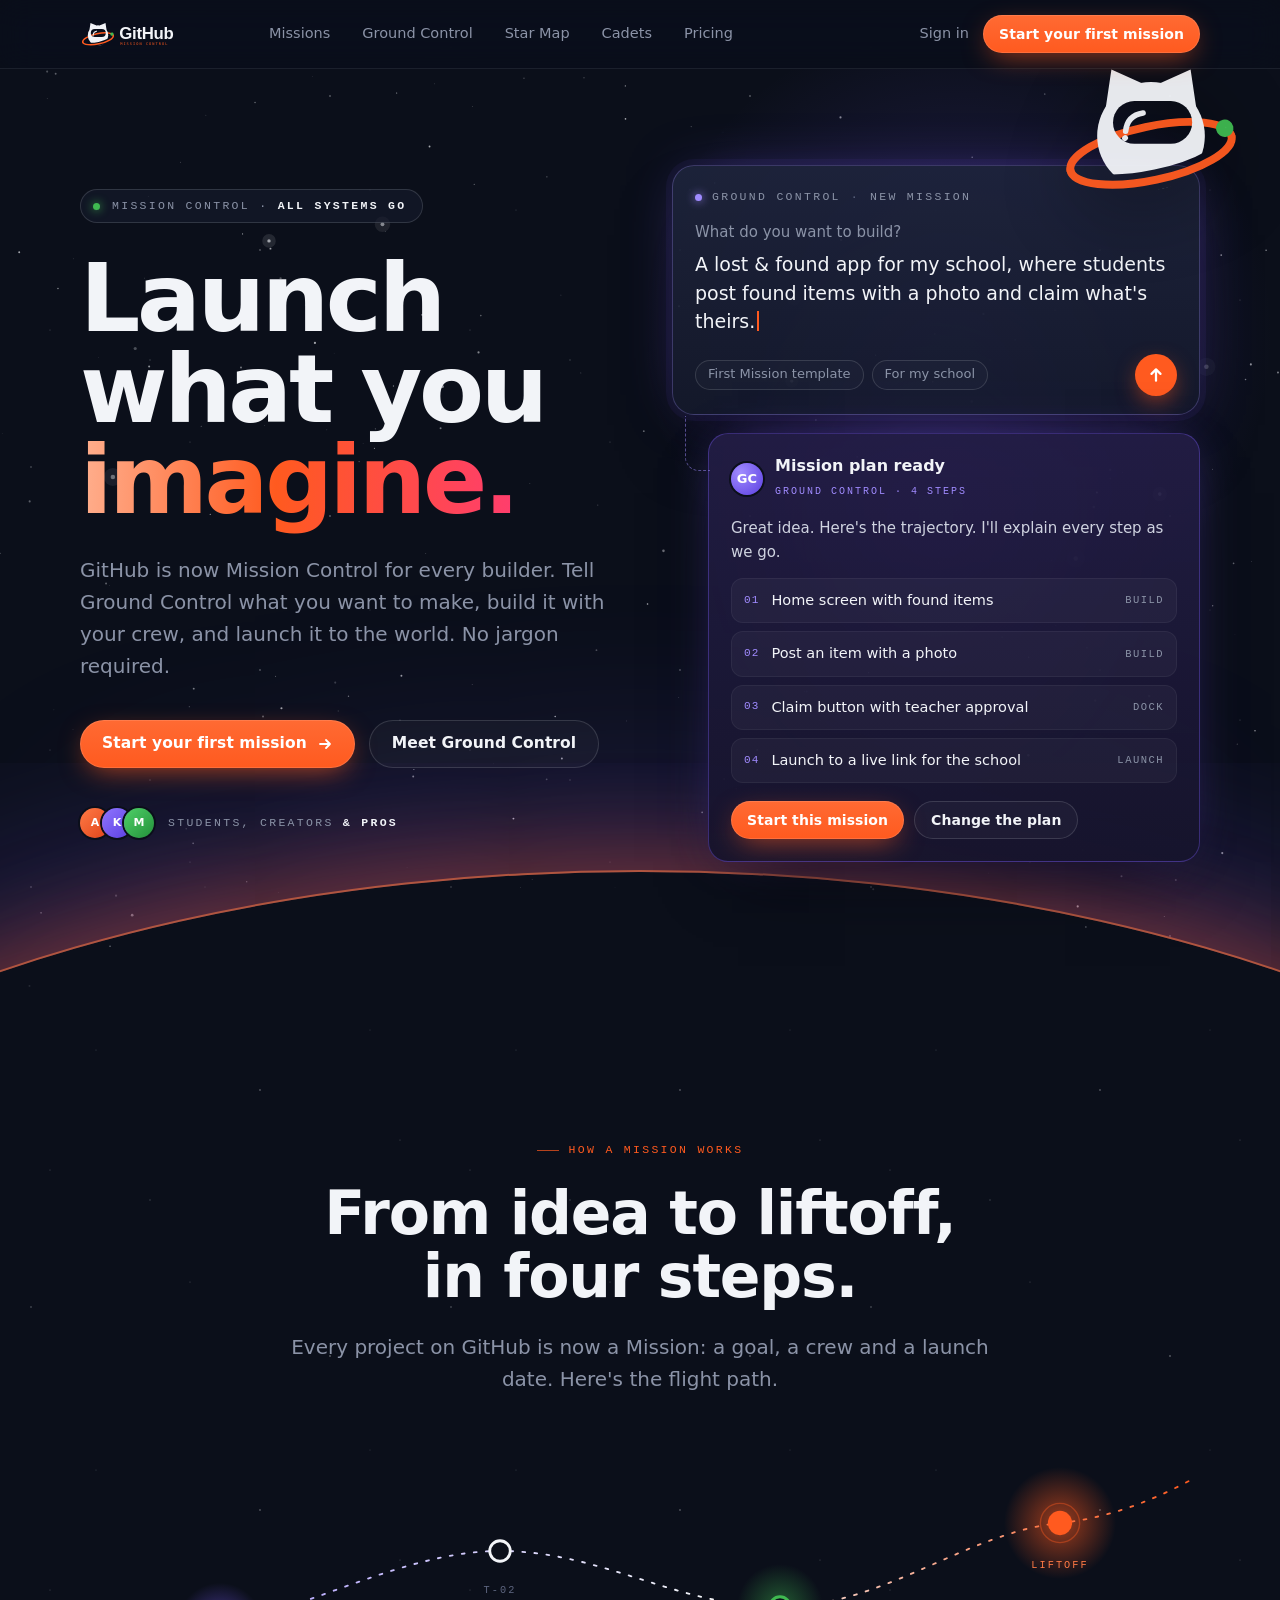
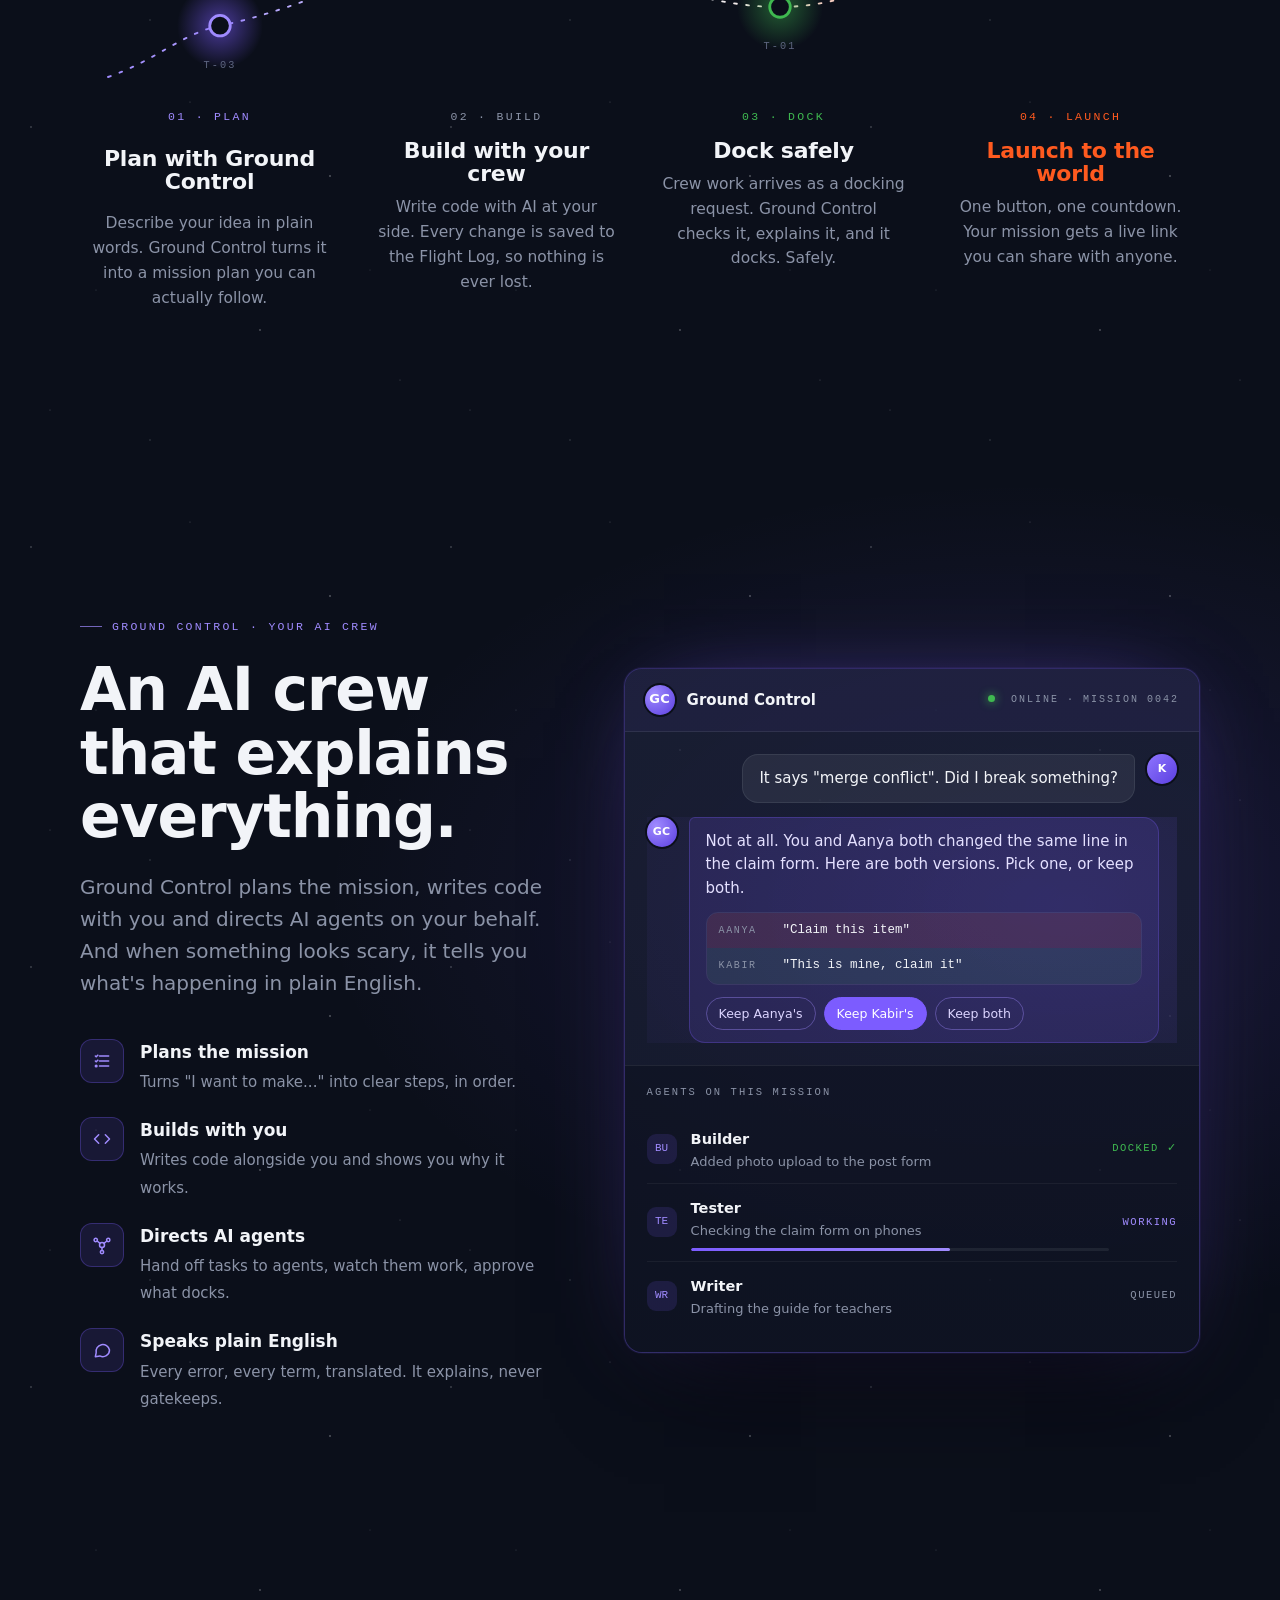
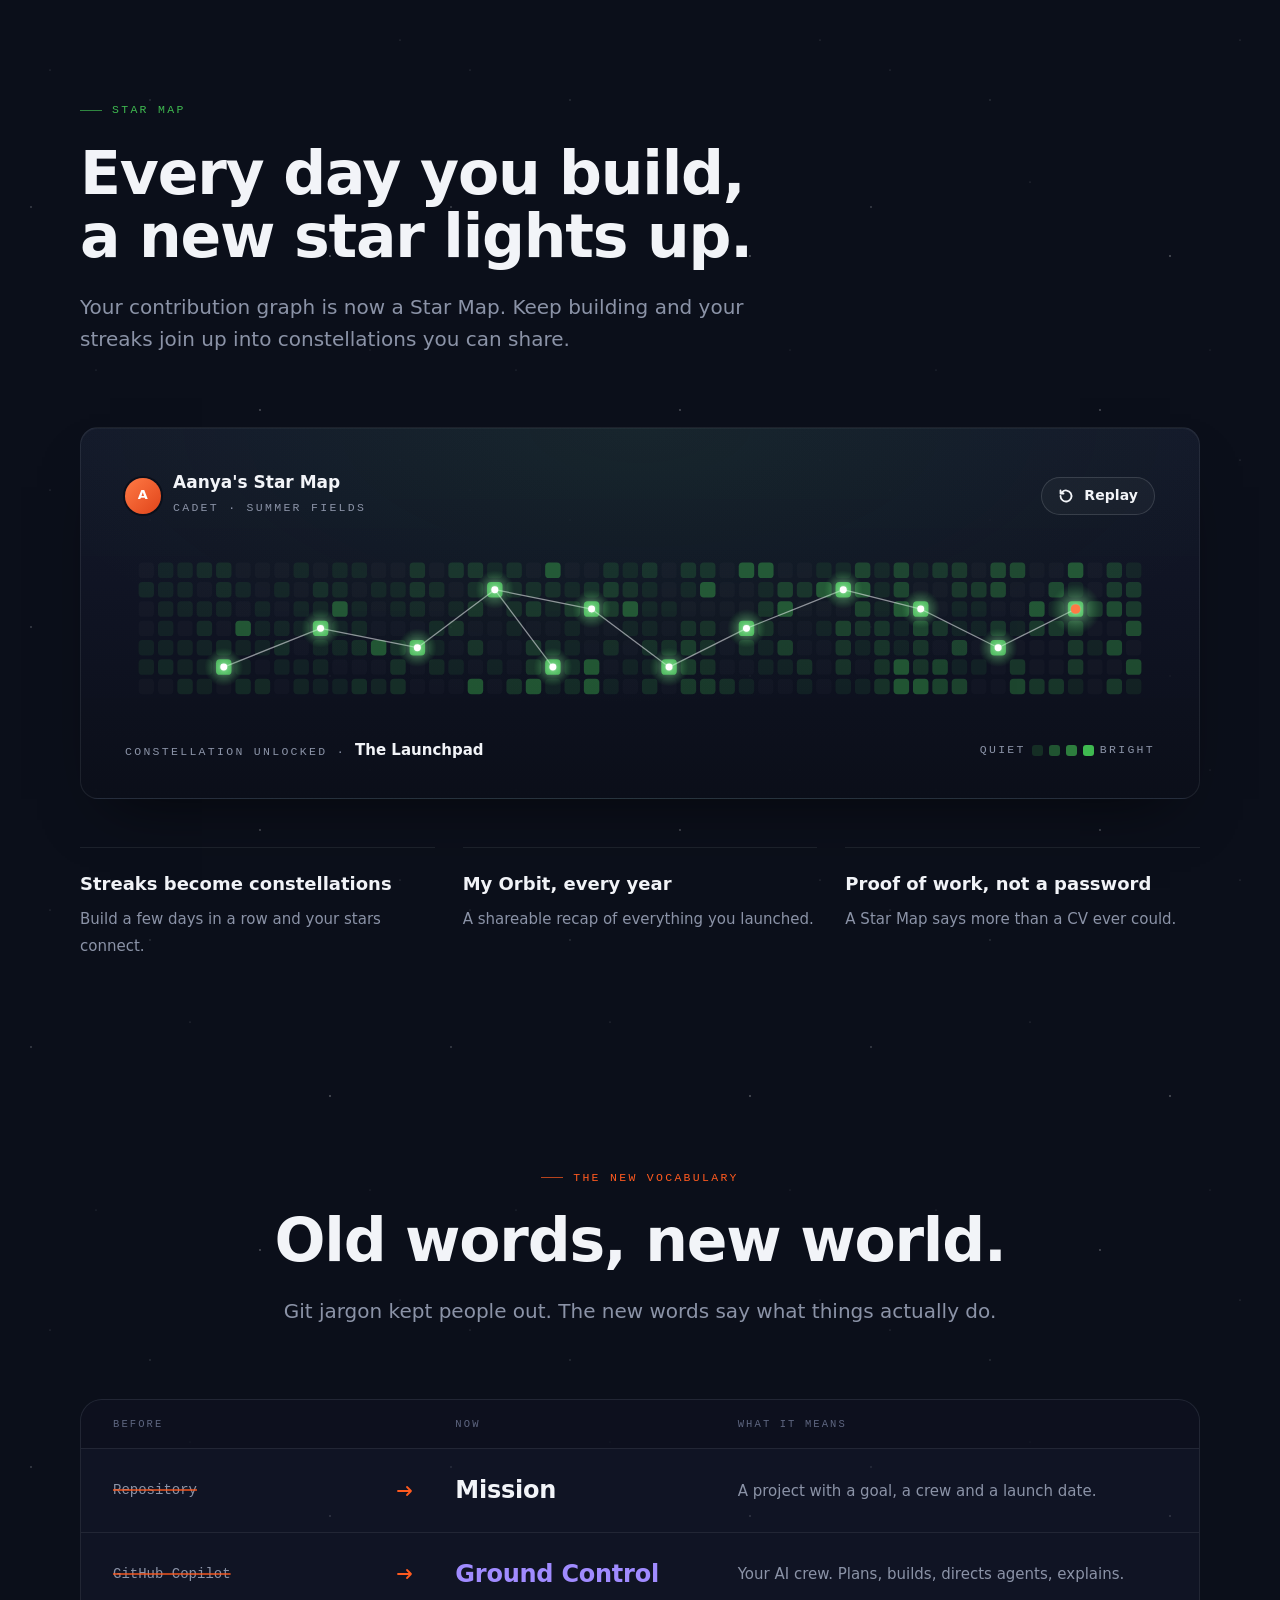
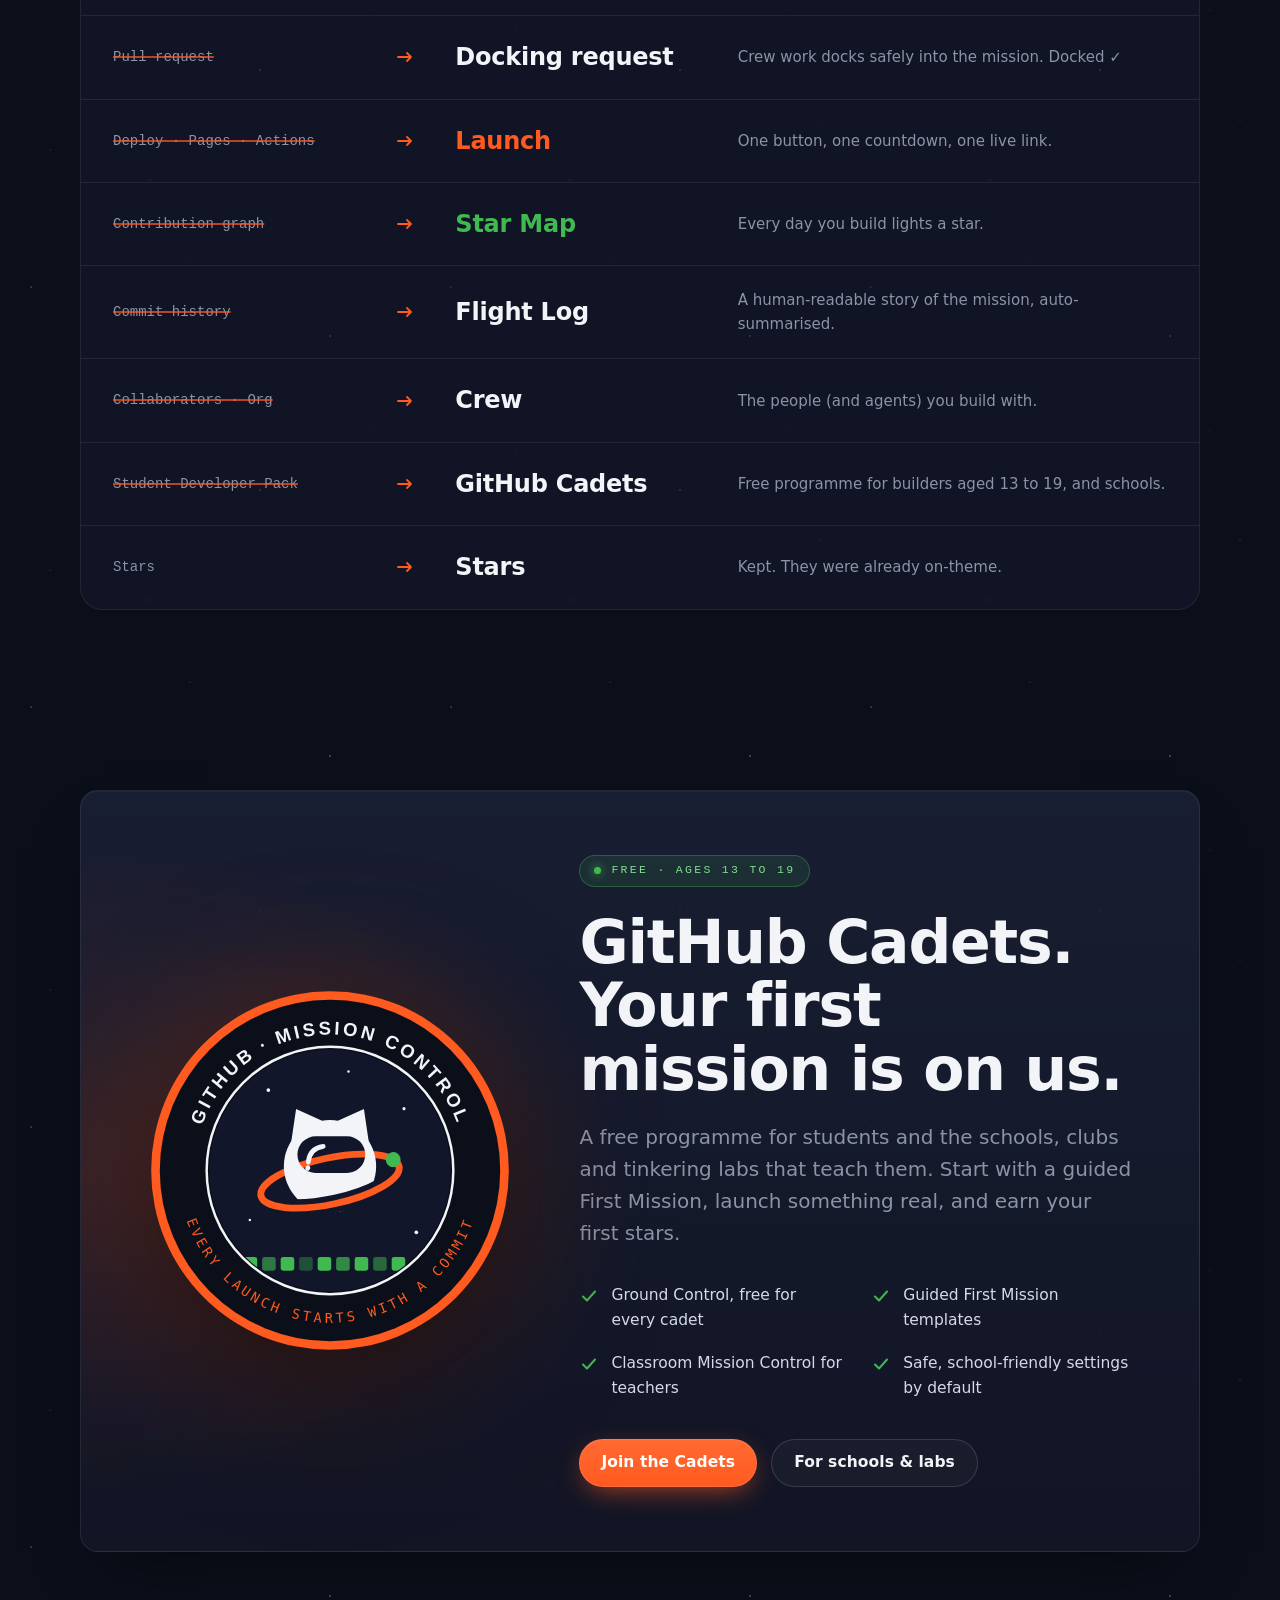
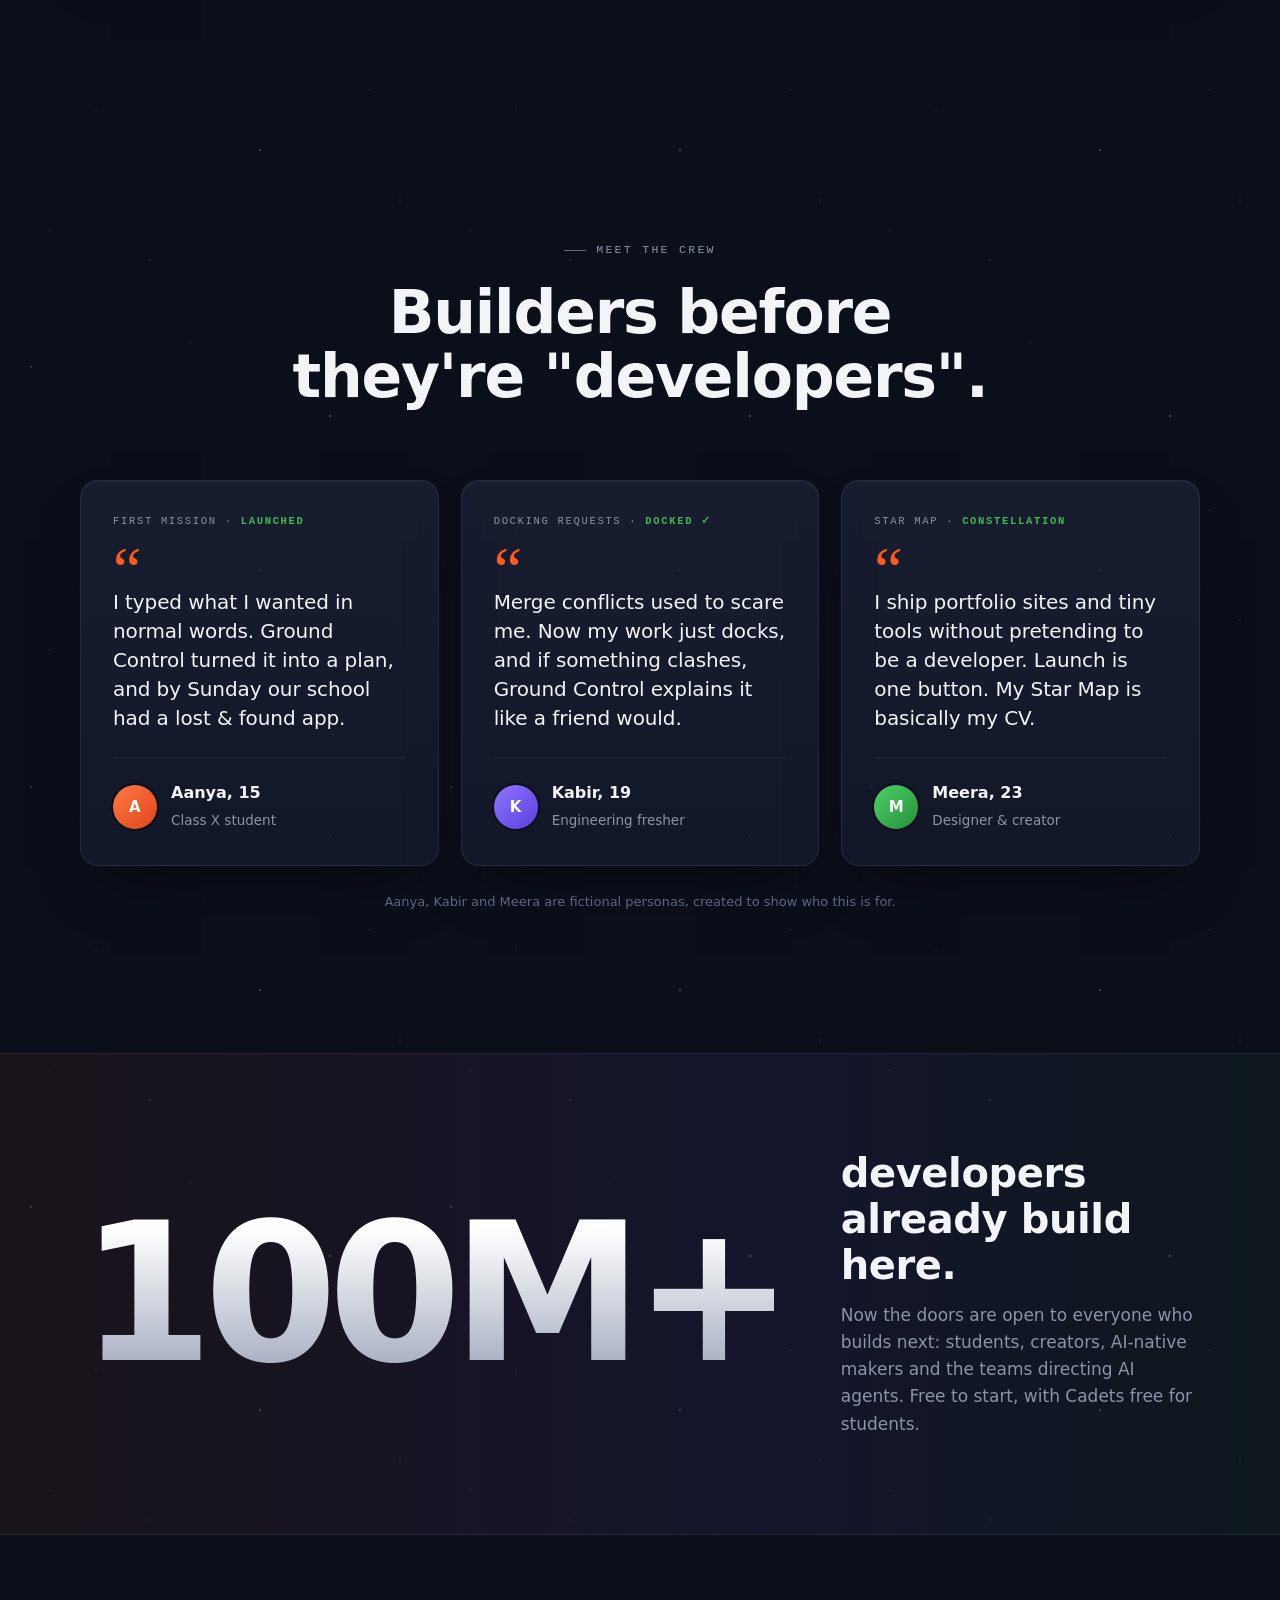
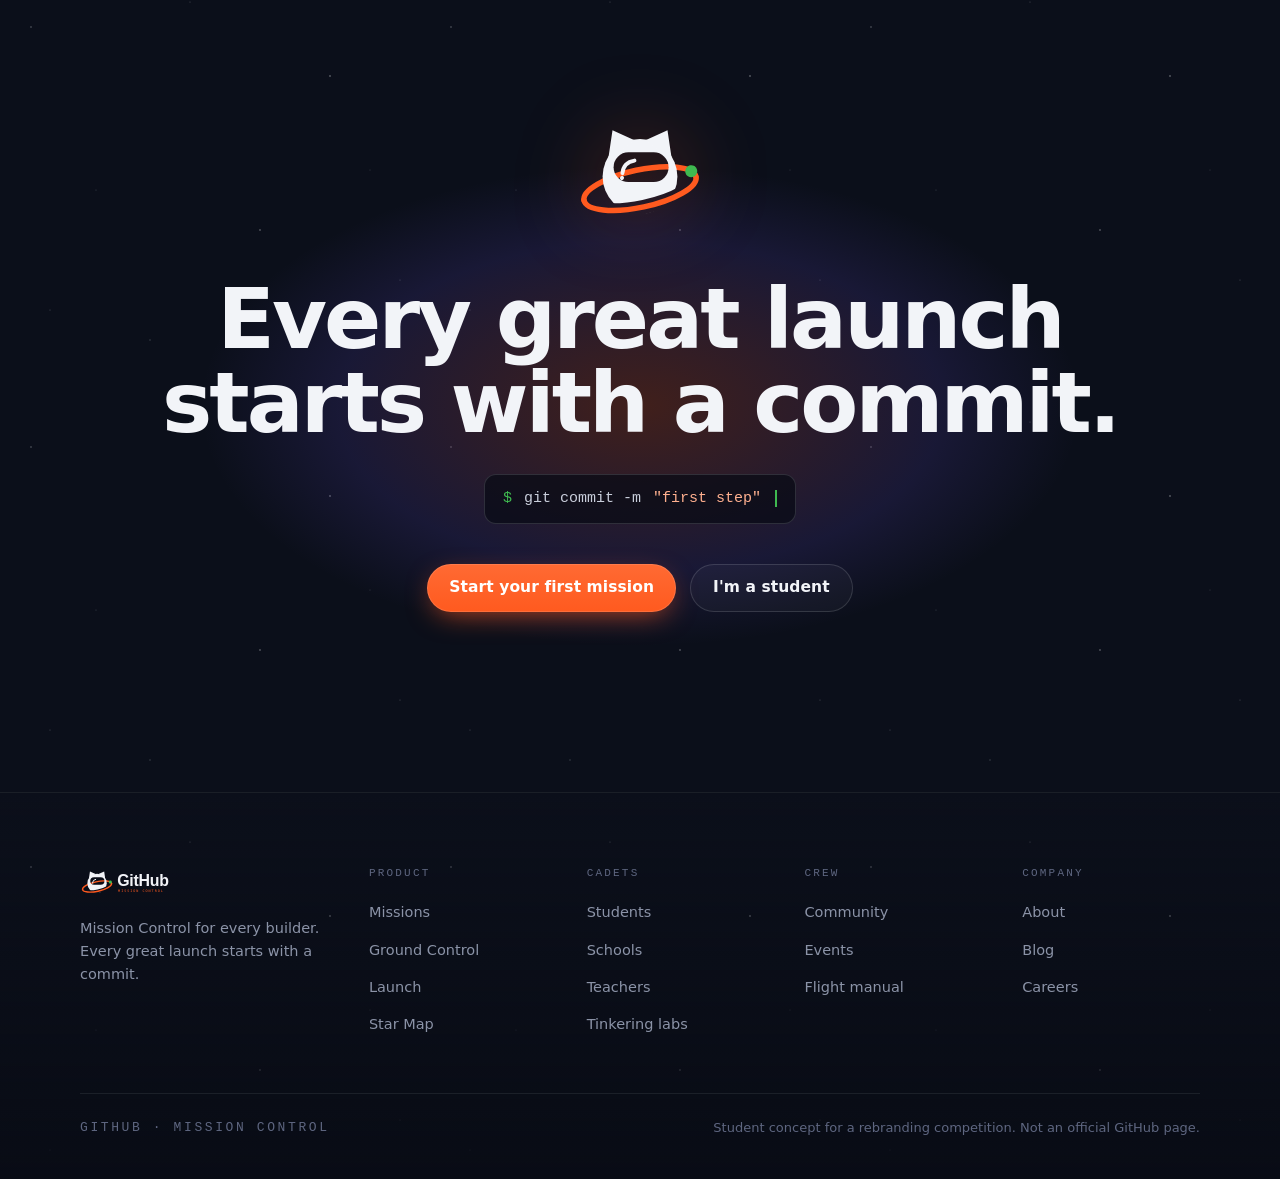
<file: Cyfernode/index.html>
<!doctype html>
<html lang="en">
<head>
<meta charset="utf-8">
<meta name="viewport" content="width=device-width,initial-scale=1">
<title>GitHub Mission Control</title>
<meta name="description" content="GitHub is now Mission Control for every builder. Launch what you imagine.">
<link rel="icon" href="assets/app-icon.svg" type="image/svg+xml">
<link rel="stylesheet" href="index.css">

</head>
<body>

<nav class="nav" aria-label="Primary">
  <div class="wrap">
    <a class="brand" href="index.html" aria-label="GitHub Mission Control home"><img src="assets/lockup-transparent-light.svg" alt="GitHub Mission Control"></a>
    <ul>
      <li><a href="mission.html">Missions</a></li>
      <li><a href="#ground-control">Ground Control</a></li>
      <li><a href="#star-map">Star Map</a></li>
      <li><a href="#cadets">Cadets</a></li>
      <li><a href="#pricing">Pricing</a></li>
    </ul>
    <div class="right">
      <a class="signin" href="#">Sign in</a>
      <a class="btn btn-ign btn-sm" href="mission.html"><span class="long">Start your first mission</span><span class="short" aria-hidden="true">Start</span></a>
      <button class="menu" aria-label="Open menu"><svg viewBox="0 0 24 24" fill="none" stroke="currentColor" stroke-width="2" stroke-linecap="round"><path d="M4 8h16M4 16h16"/></svg></button>
    </div>
  </div>
</nav>

<main>
<!-- ================= HERO ================= -->
<header class="hero">
  <canvas id="stars" aria-hidden="true"></canvas>
  <div class="wrap hero-grid">
    <div>
      <div class="status-pill"><span class="dot"></span><span class="tele">Mission Control · <b>All systems go</b></span></div>
      <h1 class="display">Launch<br>what you<br><span class="grad">imagine.</span></h1>
      <p class="lede">GitHub is now Mission Control for every builder. Tell Ground Control what you want to make, build it with your crew, and launch it to the world. No jargon required.</p>
      <div class="ctas">
        <a class="btn btn-ign" href="mission.html">Start your first mission
          <svg viewBox="0 0 16 16" fill="none" stroke="currentColor" stroke-width="1.8" stroke-linecap="round" stroke-linejoin="round"><path d="M3 8h10M9 4l4 4-4 4"/></svg></a>
        <a class="btn btn-ghost" href="#ground-control">Meet Ground Control</a>
      </div>
      <div class="proof">
        <div class="stack"><span class="avatar av-a">A</span><span class="avatar av-k">K</span><span class="avatar av-m">M</span></div>
        <span class="tele">Students, creators <b>&amp; pros</b></span>
      </div>
    </div>

    <div class="console">
      <div class="halo"></div>
      <img class="watermark" src="assets/mark-transparent-light.svg" alt="">
      <div class="prompt">
        <div class="tele"><span class="dot c-neb"></span> Ground Control <span style="color:var(--dust-2)">·</span> New mission</div>
        <div class="q">What do you want to build?</div>
        <div class="typed" id="typed" data-text="A lost &amp; found app for my school, where students post found items with a photo and claim what's theirs.">A lost &amp; found app for my school, where students post found items with a photo and claim what's theirs.<span class="caret"></span></div>
        <div class="row">
          <span class="chip">First Mission template</span>
          <span class="chip">For my school</span>
          <span class="send" aria-hidden="true"><svg viewBox="0 0 16 16" fill="none" stroke="#fff" stroke-width="2" stroke-linecap="round" stroke-linejoin="round"><path d="M8 13V3M4 7l4-4 4 4"/></svg></span>
        </div>
      </div>
      <div class="answer" id="answer">
        <div class="head">
          <span class="avatar av-g">GC</span>
          <div><strong>Mission plan ready</strong><span class="tele c-neb">Ground Control · 4 steps</span></div>
        </div>
        <p>Great idea. Here's the trajectory. I'll explain every step as we go.</p>
        <ul class="plan">
          <li><span class="n">01</span> Home screen with found items <span class="t">Build</span></li>
          <li><span class="n">02</span> Post an item with a photo <span class="t">Build</span></li>
          <li><span class="n">03</span> Claim button with teacher approval <span class="t">Dock</span></li>
          <li><span class="n">04</span> Launch to a live link for the school <span class="t c-ign">Launch</span></li>
        </ul>
        <div class="acts">
          <a class="btn btn-ign btn-sm" href="mission.html">Start this mission</a>
          <a class="btn btn-ghost btn-sm" href="#">Change the plan</a>
        </div>
      </div>
    </div>
  </div>
</header>

<!-- ================= HOW A MISSION WORKS ================= -->
<section class="block" id="missions">
  <div class="wrap">
    <div class="sec-head center rv">
      <span class="tele eyebrow c-ign">How a mission works</span>
      <h2>From idea to liftoff,<br class="d"> in four steps.</h2>
      <p class="lede">Every project on GitHub is now a Mission: a goal, a crew and a launch date. Here's the flight path.</p>
    </div>
    <div class="traj rv">
      <svg class="path" viewBox="0 0 1200 250" aria-hidden="true">
        <defs>
          <linearGradient id="tg" x1="0" x2="1" y1="0" y2="0">
            <stop offset="0" stop-color="#A08BFF"/><stop offset=".55" stop-color="#F2F4F8"/><stop offset="1" stop-color="#FF5A1F"/>
          </linearGradient>
          <radialGradient id="glowN"><stop offset="0" stop-color="#7C5CFF" stop-opacity=".55"/><stop offset="1" stop-color="#7C5CFF" stop-opacity="0"/></radialGradient>
          <radialGradient id="glowI"><stop offset="0" stop-color="#FF5A1F" stop-opacity=".6"/><stop offset="1" stop-color="#FF5A1F" stop-opacity="0"/></radialGradient>
          <radialGradient id="glowG"><stop offset="0" stop-color="#3FB950" stop-opacity=".45"/><stop offset="1" stop-color="#3FB950" stop-opacity="0"/></radialGradient>
        </defs>
        <path id="flight" class="dash" d="M30 225 C80 208 110 178 150 170 C250 150 350 90 450 90 C560 90 640 150 750 150 C860 150 950 70 1050 60 C1110 54 1160 30 1190 14" fill="none" stroke="url(#tg)" stroke-width="2" stroke-linecap="round"/>
        <circle cx="150" cy="170" r="46" fill="url(#glowN)"/>
        <circle cx="150" cy="170" r="11" fill="#0B0F1A" stroke="#A08BFF" stroke-width="3"/>
        <circle cx="450" cy="90" r="11" fill="#0B0F1A" stroke="#F2F4F8" stroke-width="3"/>
        <circle cx="750" cy="150" r="46" fill="url(#glowG)"/>
        <circle cx="750" cy="150" r="11" fill="#0B0F1A" stroke="#3FB950" stroke-width="3"/>
        <circle cx="1050" cy="60" r="60" fill="url(#glowI)"/>
        <circle cx="1050" cy="60" r="13" fill="#FF5A1F"/>
        <circle cx="1050" cy="60" r="21" fill="none" stroke="#FF5A1F" stroke-opacity=".4" stroke-width="1.5"/>
        <g font-family="Menlo, monospace" font-size="11" letter-spacing="2.2" fill="#5E6680">
          <text x="150" y="215" text-anchor="middle">T-03</text>
          <text x="450" y="135" text-anchor="middle">T-02</text>
          <text x="750" y="195" text-anchor="middle">T-01</text>
          <text x="1050" y="108" text-anchor="middle" fill="#FF7A45">LIFTOFF</text>
        </g>
        <circle id="sat" r="4.5" fill="#3FB950" opacity="0"/>
      </svg>
      <div class="steps">
        <span class="steps-mobile-line" aria-hidden="true"></span>
        <div class="step plan"><span class="tele c-neb">01 · Plan</span><h3>Plan with Ground Control</h3><p>Describe your idea in plain words. Ground Control turns it into a mission plan you can actually follow.</p></div>
        <div class="step"><span class="tele">02 · Build</span><h3>Build with your crew</h3><p>Write code with AI at your side. Every change is saved to the Flight Log, so nothing is ever lost.</p></div>
        <div class="step dock"><span class="tele c-go">03 · Dock</span><h3>Dock safely</h3><p>Crew work arrives as a docking request. Ground Control checks it, explains it, and it docks. Safely.</p></div>
        <div class="step launch"><span class="tele c-ign">04 · Launch</span><h3>Launch to the world</h3><p>One button, one countdown. Your mission gets a live link you can share with anyone.</p></div>
      </div>
    </div>
  </div>
</section>

<!-- ================= GROUND CONTROL ================= -->
<section class="block gc" id="ground-control">
  <div class="wrap gc-grid">
    <div class="rv">
      <span class="tele eyebrow c-neb">Ground Control · Your AI crew</span>
      <h2>An AI crew that explains everything.</h2>
      <p class="lede">Ground Control plans the mission, writes code with you and directs AI agents on your behalf. And when something looks scary, it tells you what's happening in plain English.</p>
      <ul class="feat">
        <li><span class="ic"><svg viewBox="0 0 24 24" fill="none" stroke="currentColor" stroke-width="1.8" stroke-linecap="round" stroke-linejoin="round"><path d="M9 6h11M9 12h11M9 18h11"/><path d="M4 6l1 1 2-2M4 12l1 1 2-2"/><circle cx="5" cy="18" r="1"/></svg></span><div><strong>Plans the mission</strong><span>Turns "I want to make..." into clear steps, in order.</span></div></li>
        <li><span class="ic"><svg viewBox="0 0 24 24" fill="none" stroke="currentColor" stroke-width="1.8" stroke-linecap="round" stroke-linejoin="round"><path d="M8 7l-5 5 5 5M16 7l5 5-5 5"/></svg></span><div><strong>Builds with you</strong><span>Writes code alongside you and shows you why it works.</span></div></li>
        <li><span class="ic"><svg viewBox="0 0 24 24" fill="none" stroke="currentColor" stroke-width="1.8" stroke-linecap="round" stroke-linejoin="round"><circle cx="12" cy="12" r="3"/><circle cx="4.5" cy="6" r="2"/><circle cx="19.5" cy="6" r="2"/><circle cx="12" cy="20.5" r="2"/><path d="M6.2 7.2l3.4 2.9M17.8 7.2l-3.4 2.9M12 15v3.5"/></svg></span><div><strong>Directs AI agents</strong><span>Hand off tasks to agents, watch them work, approve what docks.</span></div></li>
        <li><span class="ic"><svg viewBox="0 0 24 24" fill="none" stroke="currentColor" stroke-width="1.8" stroke-linecap="round" stroke-linejoin="round"><path d="M21 12a8 8 0 0 1-11.6 7.1L4 20l1-4.6A8 8 0 1 1 21 12z"/></svg></span><div><strong>Speaks plain English</strong><span>Every error, every term, translated. It explains, never gatekeeps.</span></div></li>
      </ul>
    </div>

    <div class="card gc-ui rv" role="img" aria-label="Ground Control conversation explaining a merge conflict, with AI agents working on the mission">
      <div class="gc-bar"><span class="avatar av-g">GC</span><strong>Ground Control</strong><span class="tele"><span class="dot c-go"></span>&nbsp; Online<span class="hide-s"> · Mission 0042</span></span></div>
      <div class="gc-body">
        <div class="msg me"><span class="avatar av-k">K</span><div class="bubble">It says "merge conflict". Did I break something?</div></div>
        <div class="msg gc"><span class="avatar av-g">GC</span><div class="bubble">Not at all. You and Aanya both changed the same line in the claim form. Here are both versions. Pick one, or keep both.
          <div class="diff">
            <div class="a"><span class="who">Aanya</span><code>"Claim this item"</code></div>
            <div class="b"><span class="who">Kabir</span><code>"This is mine, claim it"</code></div>
          </div>
          <div class="opts"><span>Keep Aanya's</span><span class="on">Keep Kabir's</span><span>Keep both</span></div>
        </div></div>
      </div>
      <div class="agents">
        <span class="tele">Agents on this mission</span>
        <div class="agent"><span class="glyph">BU</span><div><b>Builder</b><small>Added photo upload to the post form</small></div><span class="st c-go">Docked ✓</span></div>
        <div class="agent"><span class="glyph">TE</span><div><b>Tester</b><small>Checking the claim form on phones</small><div class="bar"><i></i></div></div><span class="st c-neb">Working</span></div>
        <div class="agent"><span class="glyph">WR</span><div><b>Writer</b><small>Drafting the guide for teachers</small></div><span class="st" style="color:var(--dust)">Queued</span></div>
      </div>
    </div>
  </div>
</section>

<!-- ================= STAR MAP ================= -->
<section class="block" id="star-map">
  <div class="wrap">
    <div class="sec-head rv">
      <span class="tele eyebrow c-go">Star Map</span>
      <h2>Every day you build,<br class="d"> a new star lights up.</h2>
      <p class="lede">Your contribution graph is now a Star Map. Keep building and your streaks join up into constellations you can share.</p>
    </div>
    <div class="card starmap rv">
      <div class="sm-top">
        <div class="who"><span class="avatar av-a">A</span><div><strong>Aanya's Star Map</strong><span class="tele">Cadet · Summer Fields</span></div></div>
        <button class="btn btn-ghost btn-sm" id="replay" type="button">
          <svg viewBox="0 0 16 16" fill="none" stroke="currentColor" stroke-width="1.8" stroke-linecap="round" stroke-linejoin="round"><path d="M2.5 8a5.5 5.5 0 1 0 1.6-3.9M2.5 2.5v3h3"/></svg> Replay</button>
      </div>
      <svg id="starmap" role="img" aria-label="A grid of daily contributions that turns into a constellation"></svg>
      <div class="sm-bottom">
        <span class="tele">Constellation unlocked · <b class="sm-name" style="font-family:var(--display);letter-spacing:0;text-transform:none;font-size:15px">The Launchpad</b></span>
        <span class="legend tele">Quiet <i style="opacity:.18"></i><i style="opacity:.4"></i><i style="opacity:.65"></i><i></i> Bright</span>
      </div>
    </div>
    <div class="sm-feats rv">
      <div><strong>Streaks become constellations</strong><span>Build a few days in a row and your stars connect.</span></div>
      <div><strong>My Orbit, every year</strong><span>A shareable recap of everything you launched.</span></div>
      <div><strong>Proof of work, not a password</strong><span>A Star Map says more than a CV ever could.</span></div>
    </div>
  </div>
</section>

<!-- ================= VOCABULARY ================= -->
<section class="block" id="vocab" style="padding-top:60px">
  <div class="wrap">
    <div class="sec-head center rv">
      <span class="tele eyebrow c-ign">The new vocabulary</span>
      <h2>Old words, new world.</h2>
      <p class="lede">Git jargon kept people out. The new words say what things actually do.</p>
    </div>
    <div class="vocab rv">
      <div class="vrow vhead"><span>Before</span><span></span><span>Now</span><span>What it means</span></div>
      <div class="vrow"><span class="old">Repository</span><span class="arrow"><svg viewBox="0 0 20 20" fill="none" stroke="currentColor" stroke-width="1.8" stroke-linecap="round" stroke-linejoin="round"><path d="M3 10h13M12 6l4 4-4 4"/></svg></span><span class="new">Mission</span><span class="mean">A project with a goal, a crew and a launch date.</span></div>
      <div class="vrow"><span class="old">GitHub Copilot</span><span class="arrow"><svg viewBox="0 0 20 20" fill="none" stroke="currentColor" stroke-width="1.8" stroke-linecap="round" stroke-linejoin="round"><path d="M3 10h13M12 6l4 4-4 4"/></svg></span><span class="new neb">Ground Control</span><span class="mean">Your AI crew. Plans, builds, directs agents, explains.</span></div>
      <div class="vrow"><span class="old">Pull request</span><span class="arrow"><svg viewBox="0 0 20 20" fill="none" stroke="currentColor" stroke-width="1.8" stroke-linecap="round" stroke-linejoin="round"><path d="M3 10h13M12 6l4 4-4 4"/></svg></span><span class="new">Docking request</span><span class="mean">Crew work docks safely into the mission. Docked ✓</span></div>
      <div class="vrow"><span class="old">Deploy · Pages · Actions</span><span class="arrow"><svg viewBox="0 0 20 20" fill="none" stroke="currentColor" stroke-width="1.8" stroke-linecap="round" stroke-linejoin="round"><path d="M3 10h13M12 6l4 4-4 4"/></svg></span><span class="new ign">Launch</span><span class="mean">One button, one countdown, one live link.</span></div>
      <div class="vrow"><span class="old">Contribution graph</span><span class="arrow"><svg viewBox="0 0 20 20" fill="none" stroke="currentColor" stroke-width="1.8" stroke-linecap="round" stroke-linejoin="round"><path d="M3 10h13M12 6l4 4-4 4"/></svg></span><span class="new go">Star Map</span><span class="mean">Every day you build lights a star.</span></div>
      <div class="vrow"><span class="old">Commit history</span><span class="arrow"><svg viewBox="0 0 20 20" fill="none" stroke="currentColor" stroke-width="1.8" stroke-linecap="round" stroke-linejoin="round"><path d="M3 10h13M12 6l4 4-4 4"/></svg></span><span class="new">Flight Log</span><span class="mean">A human-readable story of the mission, auto-summarised.</span></div>
      <div class="vrow"><span class="old">Collaborators · Org</span><span class="arrow"><svg viewBox="0 0 20 20" fill="none" stroke="currentColor" stroke-width="1.8" stroke-linecap="round" stroke-linejoin="round"><path d="M3 10h13M12 6l4 4-4 4"/></svg></span><span class="new">Crew</span><span class="mean">The people (and agents) you build with.</span></div>
      <div class="vrow"><span class="old">Student Developer Pack</span><span class="arrow"><svg viewBox="0 0 20 20" fill="none" stroke="currentColor" stroke-width="1.8" stroke-linecap="round" stroke-linejoin="round"><path d="M3 10h13M12 6l4 4-4 4"/></svg></span><span class="new">GitHub Cadets</span><span class="mean">Free programme for builders aged 13 to 19, and schools.</span></div>
      <div class="vrow"><span class="old kept">Stars</span><span class="arrow"><svg viewBox="0 0 20 20" fill="none" stroke="currentColor" stroke-width="1.8" stroke-linecap="round" stroke-linejoin="round"><path d="M3 10h13M12 6l4 4-4 4"/></svg></span><span class="new">Stars</span><span class="mean">Kept. They were already on-theme.</span></div>
    </div>
  </div>
</section>

<!-- ================= CADETS ================= -->
<section class="block" id="cadets" style="padding-top:40px">
  <div class="wrap">
    <div class="card cadets-card rv">
      <img class="patch" src="assets/mission-patch.svg" alt="GitHub Cadets mission patch">
      <div>
        <span class="badge-free tele"><span class="dot c-go"></span> Free · Ages 13 to 19</span>
        <h2>GitHub Cadets.<br>Your first mission is on us.</h2>
        <p class="lede" style="margin-top:20px">A free programme for students and the schools, clubs and tinkering labs that teach them. Start with a guided First Mission, launch something real, and earn your first stars.</p>
        <ul class="cadet-list">
          <li><svg viewBox="0 0 20 20" fill="none" stroke="currentColor" stroke-width="2" stroke-linecap="round" stroke-linejoin="round"><path d="M4 10.5l4 4 8-9"/></svg>Ground Control, free for every cadet</li>
          <li><svg viewBox="0 0 20 20" fill="none" stroke="currentColor" stroke-width="2" stroke-linecap="round" stroke-linejoin="round"><path d="M4 10.5l4 4 8-9"/></svg>Guided First Mission templates</li>
          <li><svg viewBox="0 0 20 20" fill="none" stroke="currentColor" stroke-width="2" stroke-linecap="round" stroke-linejoin="round"><path d="M4 10.5l4 4 8-9"/></svg>Classroom Mission Control for teachers</li>
          <li><svg viewBox="0 0 20 20" fill="none" stroke="currentColor" stroke-width="2" stroke-linecap="round" stroke-linejoin="round"><path d="M4 10.5l4 4 8-9"/></svg>Safe, school-friendly settings by default</li>
        </ul>
        <div class="ctas" style="display:flex;gap:14px;flex-wrap:wrap">
          <a class="btn btn-ign" href="mission.html">Join the Cadets</a>
          <a class="btn btn-ghost" href="#">For schools &amp; labs</a>
        </div>
      </div>
    </div>
  </div>
</section>

<!-- ================= TESTIMONIALS ================= -->
<section class="block" id="crew">
  <div class="wrap">
    <div class="sec-head center rv">
      <span class="tele eyebrow">Meet the crew</span>
      <h2>Builders before<br class="d"> they're "developers".</h2>
    </div>
    <div class="quotes">
      <figure class="card quote rv">
        <span class="mission">First mission · <b>Launched</b></span>
        <blockquote>I typed what I wanted in normal words. Ground Control turned it into a plan, and by Sunday our school had a lost &amp; found app.</blockquote>
        <figcaption class="who"><span class="avatar av-a">A</span><div><strong>Aanya, 15</strong><span>Class X student</span></div></figcaption>
      </figure>
      <figure class="card quote rv">
        <span class="mission">Docking requests · <b>Docked ✓</b></span>
        <blockquote>Merge conflicts used to scare me. Now my work just docks, and if something clashes, Ground Control explains it like a friend would.</blockquote>
        <figcaption class="who"><span class="avatar av-k">K</span><div><strong>Kabir, 19</strong><span>Engineering fresher</span></div></figcaption>
      </figure>
      <figure class="card quote rv">
        <span class="mission">Star Map · <b>Constellation</b></span>
        <blockquote>I ship portfolio sites and tiny tools without pretending to be a developer. Launch is one button. My Star Map is basically my CV.</blockquote>
        <figcaption class="who"><span class="avatar av-m">M</span><div><strong>Meera, 23</strong><span>Designer &amp; creator</span></div></figcaption>
      </figure>
    </div>
    <p class="persona-note">Aanya, Kabir and Meera are fictional personas, created to show who this is for.</p>
  </div>
</section>

<!-- ================= STATS ================= -->
<section class="stats" id="pricing">
  <div class="band">
    <div class="wrap">
      <div class="big">100M+</div>
      <div>
        <h3>developers already build here.</h3>
        <p>Now the doors are open to everyone who builds next: students, creators, AI-native makers and the teams directing AI agents. Free to start, with Cadets free for students.</p>
      </div>
    </div>
  </div>
</section>

<!-- ================= FINAL CTA ================= -->
<section class="final">
  <div class="wrap">
    <img class="mark" src="assets/mark-transparent-light.svg" alt="">
    <h2 class="rv">Every great launch starts with a commit.</h2>
    <div class="term rv"><span class="p">$</span> git commit -m <span class="s">"first step"</span><span class="caret" style="background:var(--commit)"></span></div>
    <div class="ctas rv">
      <a class="btn btn-ign" href="mission.html">Start your first mission</a>
      <a class="btn btn-ghost" href="#cadets">I'm a student</a>
    </div>
  </div>
</section>
</main>

<footer class="footer">
  <div class="wrap">
    <div class="top">
      <div><a class="brand" href="index.html"><img src="assets/lockup-transparent-light.svg" alt="GitHub Mission Control"></a><p>Mission Control for every builder. Every great launch starts with a commit.</p></div>
      <div><h4>Product</h4><ul><li><a href="mission.html">Missions</a></li><li><a href="#ground-control">Ground Control</a></li><li><a href="#">Launch</a></li><li><a href="#star-map">Star Map</a></li></ul></div>
      <div><h4>Cadets</h4><ul><li><a href="#cadets">Students</a></li><li><a href="#">Schools</a></li><li><a href="#">Teachers</a></li><li><a href="#">Tinkering labs</a></li></ul></div>
      <div><h4>Crew</h4><ul><li><a href="#">Community</a></li><li><a href="#">Events</a></li><li><a href="#">Flight manual</a></li></ul></div>
      <div><h4>Company</h4><ul><li><a href="#">About</a></li><li><a href="#">Blog</a></li><li><a href="#">Careers</a></li></ul></div>
    </div>
    <div class="bottom">
      <span class="tele">GitHub · Mission Control</span>
      <span>Student concept for a rebranding competition. Not an official GitHub page.</span>
    </div>
  </div>
</footer>

<script src="index.js"></script>
</body>
</html>
</file>
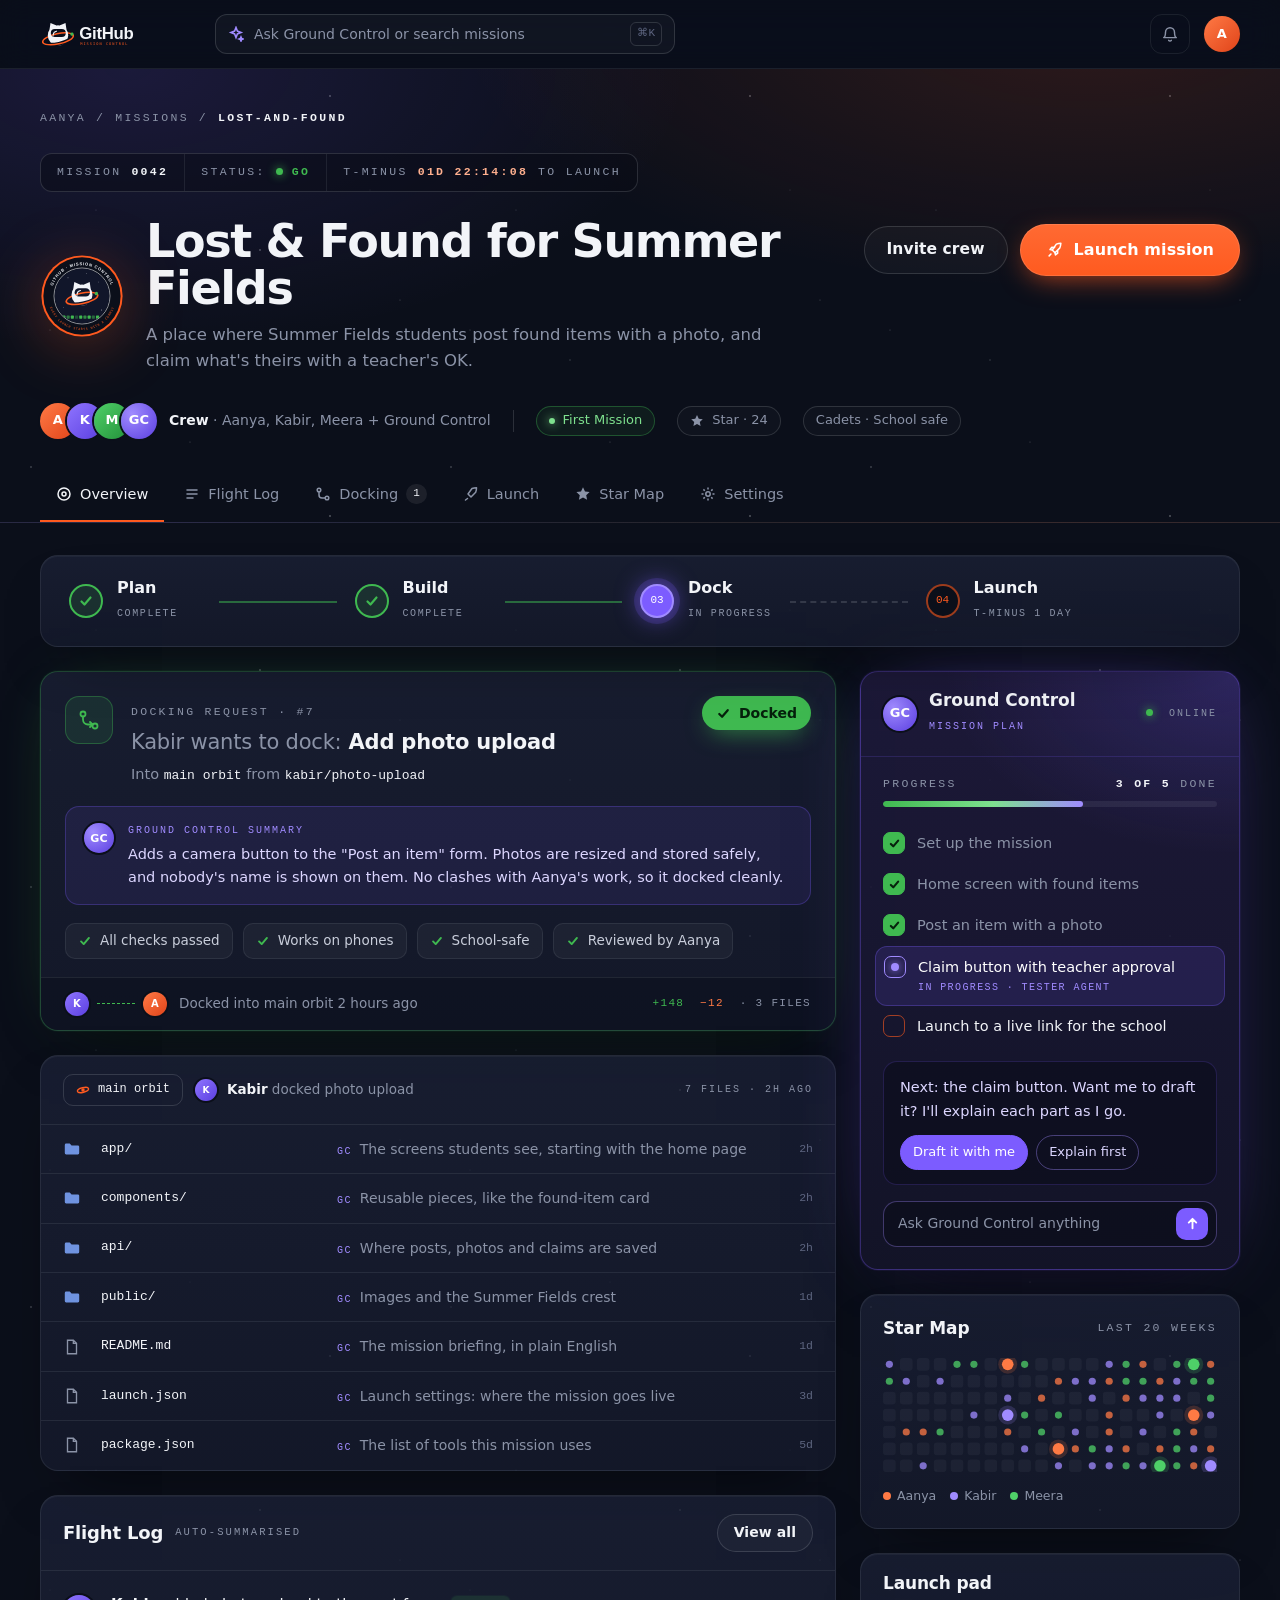
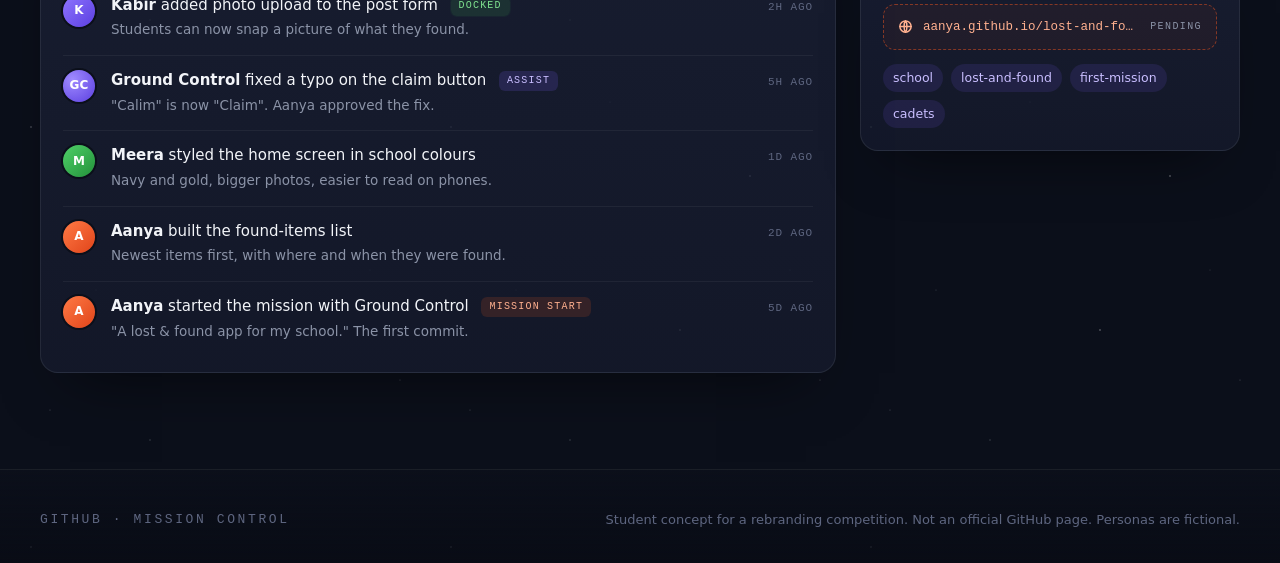
<file: Cyfernode/mission.html>
<!doctype html>
<html lang="en">
<head>
<meta charset="utf-8">
<meta name="viewport" content="width=device-width,initial-scale=1">
<title>Lost &amp; Found Mission</title>
<meta name="description" content="Mission 0042: Lost &amp; Found for Summer Fields, a GitHub Mission Control mission page.">
<link rel="icon" href="assets/app-icon.svg" type="image/svg+xml">
<link rel="stylesheet" href="mission.css">

</head>
<body>

<nav class="nav appbar" aria-label="Primary">
  <div class="wrap">
    <a class="brand" href="index.html" aria-label="GitHub Mission Control home"><img src="assets/lockup-transparent-light.svg" alt="GitHub Mission Control"></a>
    <div class="search"><svg viewBox="0 0 16 16" fill="none" stroke="currentColor" stroke-width="1.6" stroke-linecap="round"><path d="M8 1.5l1.4 3.6 3.6 1.4-3.6 1.4L8 11.5 6.6 7.9 3 6.5l3.6-1.4z"/><path d="M13 11l.6 1.4 1.4.6-1.4.6L13 15l-.6-1.4L11 13l1.4-.6z"/></svg>Ask Ground Control or search missions<kbd>⌘K</kbd></div>
    <div class="right">
      <a class="iconbtn" href="#" aria-label="Notifications"><svg viewBox="0 0 20 20" fill="none" stroke="currentColor" stroke-width="1.6" stroke-linecap="round" stroke-linejoin="round"><path d="M5 8a5 5 0 0 1 10 0c0 5 2 6 2 6H3s2-1 2-6M8.5 17a1.8 1.8 0 0 0 3 0"/></svg></a>
      <span class="avatar av-a" title="Aanya">A</span>
    </div>
  </div>
</nav>

<header class="mhead">
  <div class="wrap page">
    <div class="crumbs tele"><a href="#">Aanya</a><span>/</span><a href="#">Missions</a><span>/</span><b>lost-and-found</b></div>
    <div class="telemetry tele">
      <span>Mission <b>0042</b></span>
      <span>Status: <b class="go"><span class="dot"></span>&nbsp;GO</b></span>
      <span>T-minus <b id="tminus">01D 22:14:08</b> to launch</span>
    </div>
    <div class="titlerow">
      <div class="l">
        <img class="patch" src="assets/mission-patch.svg" alt="">
        <div>
          <h1>Lost &amp; Found for Summer Fields</h1>
          <p>A place where Summer Fields students post found items with a photo, and claim what's theirs with a teacher's OK.</p>
        </div>
      </div>
      <div class="acts">
        <a class="btn btn-ghost" href="#">Invite crew</a>
        <button class="btn btn-ign btn-launch" id="launchBtn" type="button">
          <svg viewBox="0 0 20 20" fill="none" stroke="currentColor" stroke-width="1.7" stroke-linecap="round" stroke-linejoin="round"><path d="M11.5 3.5c2.5-1 4.5-1 5-1-.1.6-.1 2.6-1.1 5.1L10 13l-3-3z"/><path d="M7 10L4.5 9.5l2-2.5 3 .1M10 13l.5 2.5 2.5-2-.1-3M5.5 14.5l-2 2"/></svg>
          Launch mission</button>
      </div>
    </div>
    <div class="metarow">
      <div class="crew">
        <div class="stack"><span class="avatar av-a">A</span><span class="avatar av-k">K</span><span class="avatar av-m">M</span><span class="avatar av-g">GC</span></div>
        <span class="who"><b>Crew</b> · Aanya, Kabir, Meera + Ground Control</span>
      </div>
      <span class="sep"></span>
      <span class="chip go"><span class="dot" style="width:6px;height:6px"></span> First Mission</span>
      <span class="chip"><svg viewBox="0 0 16 16" fill="currentColor"><path d="M8 1.2l2 4.3 4.6.5-3.4 3.2.9 4.6L8 11.5l-4.1 2.3.9-4.6L1.4 6l4.6-.5z"/></svg> Star · 24</span>
      <span class="chip">Cadets · School safe</span>
    </div>
    <nav class="tabs" aria-label="Mission">
      <a class="on" href="#"><svg viewBox="0 0 16 16" fill="none" stroke="currentColor" stroke-width="1.5"><circle cx="8" cy="8" r="6"/><circle cx="8" cy="8" r="2"/></svg>Overview</a>
      <a href="#log"><svg viewBox="0 0 16 16" fill="none" stroke="currentColor" stroke-width="1.5" stroke-linecap="round"><path d="M3 4h10M3 8h10M3 12h6"/></svg>Flight Log</a>
      <a href="#dock"><svg viewBox="0 0 16 16" fill="none" stroke="currentColor" stroke-width="1.5" stroke-linecap="round"><circle cx="4" cy="4" r="1.8"/><circle cx="12" cy="12" r="1.8"/><path d="M4 6v3a3 3 0 0 0 3 3h3"/></svg>Docking <span class="count">1</span></a>
      <a href="#"><svg viewBox="0 0 16 16" fill="none" stroke="currentColor" stroke-width="1.5" stroke-linecap="round" stroke-linejoin="round"><path d="M9 2.5c2-.8 3.8-.8 4.5-.8 0 .7 0 2.5-.8 4.5L8 11 5 8z"/><path d="M4.5 12.5l-2 1.5"/></svg>Launch</a>
      <a href="#map"><svg viewBox="0 0 16 16" fill="currentColor"><path d="M8 1.2l2 4.3 4.6.5-3.4 3.2.9 4.6L8 11.5l-4.1 2.3.9-4.6L1.4 6l4.6-.5z"/></svg>Star Map</a>
      <a href="#"><svg viewBox="0 0 16 16" fill="none" stroke="currentColor" stroke-width="1.5"><circle cx="8" cy="8" r="2.2"/><path d="M8 1.5v2M8 12.5v2M1.5 8h2M12.5 8h2M3.4 3.4l1.4 1.4M11.2 11.2l1.4 1.4M3.4 12.6l1.4-1.4M11.2 4.8l1.4-1.4"/></svg>Settings</a>
    </nav>
  </div>
</header>

<main class="wrap page">
  <div class="card progress" aria-label="Mission trajectory">
    <div class="stage done"><span class="node"><svg viewBox="0 0 16 16" fill="none" stroke="currentColor" stroke-width="2.2" stroke-linecap="round" stroke-linejoin="round"><path d="M3.5 8.5l3 3 6-7"/></svg></span><div><b>Plan</b><small>Complete</small></div></div>
    <div class="stage done"><span class="node"><svg viewBox="0 0 16 16" fill="none" stroke="currentColor" stroke-width="2.2" stroke-linecap="round" stroke-linejoin="round"><path d="M3.5 8.5l3 3 6-7"/></svg></span><div><b>Build</b><small>Complete</small></div></div>
    <div class="stage now"><span class="node">03</span><div><b>Dock</b><small class="c-neb">In progress</small></div></div>
    <div class="stage next"><span class="node">04</span><div><b>Launch</b><small class="c-ign">T-minus 1 day</small></div></div>
  </div>

  <div class="grid">
    <div class="col">
      <!-- docking request -->
      <article class="card dock" id="dock">
        <div class="dock-top">
          <span class="dock-icon"><svg viewBox="0 0 24 24" fill="none" stroke="currentColor" stroke-width="1.8" stroke-linecap="round" stroke-linejoin="round"><circle cx="6" cy="6" r="2.5"/><circle cx="18" cy="18" r="2.5"/><path d="M6 8.5v3a5 5 0 0 0 5 5h4.5"/><path d="M13 14l2.5 2.5L13 19"/></svg></span>
          <div>
            <span class="tele">Docking request · #7</span>
            <h3><span class="who">Kabir wants to dock:</span> Add photo upload</h3>
            <p>Into <span style="font-family:var(--mono);font-size:13px;color:var(--starlight)">main orbit</span> from <span style="font-family:var(--mono);font-size:13px;color:var(--starlight)">kabir/photo-upload</span></p>
          </div>
          <span class="docked"><svg viewBox="0 0 16 16" fill="none" stroke="currentColor" stroke-width="2.4" stroke-linecap="round" stroke-linejoin="round"><path d="M3.5 8.5l3 3 6-7"/></svg>Docked</span>
        </div>
        <div class="gc-sum">
          <span class="avatar av-g">GC</span>
          <div><span class="tele c-neb">Ground Control summary</span>
          <p>Adds a camera button to the "Post an item" form. Photos are resized and stored safely, and nobody's name is shown on them. No clashes with Aanya's work, so it docked cleanly.</p></div>
        </div>
        <div class="checks">
          <span><svg viewBox="0 0 16 16" fill="none" stroke="currentColor" stroke-width="2.2" stroke-linecap="round" stroke-linejoin="round"><path d="M3.5 8.5l3 3 6-7"/></svg>All checks passed</span>
          <span><svg viewBox="0 0 16 16" fill="none" stroke="currentColor" stroke-width="2.2" stroke-linecap="round" stroke-linejoin="round"><path d="M3.5 8.5l3 3 6-7"/></svg>Works on phones</span>
          <span><svg viewBox="0 0 16 16" fill="none" stroke="currentColor" stroke-width="2.2" stroke-linecap="round" stroke-linejoin="round"><path d="M3.5 8.5l3 3 6-7"/></svg>School-safe</span>
          <span><svg viewBox="0 0 16 16" fill="none" stroke="currentColor" stroke-width="2.2" stroke-linecap="round" stroke-linejoin="round"><path d="M3.5 8.5l3 3 6-7"/></svg>Reviewed by Aanya</span>
        </div>
        <div class="dock-foot">
          <span class="orbitline"><span class="avatar av-k">K</span><i></i><span class="avatar av-a">A</span></span>
          Docked into main orbit 2 hours ago
          <span class="r"><span class="add">+148</span> &nbsp;<span class="del">−12</span> &nbsp;· 3 files</span>
        </div>
      </article>

      <!-- files -->
      <section class="card files" aria-label="Mission files">
        <div class="card-h">
          <span class="branch"><svg viewBox="0 0 16 16" fill="none" stroke="currentColor" stroke-width="1.6"><ellipse cx="8" cy="8" rx="6.5" ry="2.6" transform="rotate(-14 8 8)"/><circle cx="8" cy="8" r="2" fill="currentColor" stroke="none"/></svg>main orbit</span>
          <div class="latest"><span class="avatar av-k" style="width:22px;height:22px;font-size:9px">K</span><span><b>Kabir</b> docked photo upload</span></div>
          <div class="r"><span class="tele" style="font-size:10px">7 files · 2h ago</span></div>
        </div>
        <div>
          <div class="frow"><svg class="ico-d" viewBox="0 0 20 20" fill="currentColor"><path d="M2 5.5A1.5 1.5 0 0 1 3.5 4h4l2 2h7A1.5 1.5 0 0 1 18 7.5v7a1.5 1.5 0 0 1-1.5 1.5h-13A1.5 1.5 0 0 1 2 14.5z" opacity=".85"/></svg><span class="name">app/</span><span class="why"><em>GC</em>The screens students see, starting with the home page</span><span class="when">2h</span></div>
          <div class="frow"><svg class="ico-d" viewBox="0 0 20 20" fill="currentColor"><path d="M2 5.5A1.5 1.5 0 0 1 3.5 4h4l2 2h7A1.5 1.5 0 0 1 18 7.5v7a1.5 1.5 0 0 1-1.5 1.5h-13A1.5 1.5 0 0 1 2 14.5z" opacity=".85"/></svg><span class="name">components/</span><span class="why"><em>GC</em>Reusable pieces, like the found-item card</span><span class="when">2h</span></div>
          <div class="frow"><svg class="ico-d" viewBox="0 0 20 20" fill="currentColor"><path d="M2 5.5A1.5 1.5 0 0 1 3.5 4h4l2 2h7A1.5 1.5 0 0 1 18 7.5v7a1.5 1.5 0 0 1-1.5 1.5h-13A1.5 1.5 0 0 1 2 14.5z" opacity=".85"/></svg><span class="name">api/</span><span class="why"><em>GC</em>Where posts, photos and claims are saved</span><span class="when">2h</span></div>
          <div class="frow"><svg class="ico-d" viewBox="0 0 20 20" fill="currentColor"><path d="M2 5.5A1.5 1.5 0 0 1 3.5 4h4l2 2h7A1.5 1.5 0 0 1 18 7.5v7a1.5 1.5 0 0 1-1.5 1.5h-13A1.5 1.5 0 0 1 2 14.5z" opacity=".85"/></svg><span class="name">public/</span><span class="why"><em>GC</em>Images and the Summer Fields crest</span><span class="when">1d</span></div>
          <div class="frow"><svg class="ico-f" viewBox="0 0 20 20" fill="none" stroke="currentColor" stroke-width="1.5"><path d="M5 2.5h6.5L15 6v11.5H5z"/><path d="M11.5 2.5V6H15"/></svg><span class="name">README.md</span><span class="why"><em>GC</em>The mission briefing, in plain English</span><span class="when">1d</span></div>
          <div class="frow"><svg class="ico-f" viewBox="0 0 20 20" fill="none" stroke="currentColor" stroke-width="1.5"><path d="M5 2.5h6.5L15 6v11.5H5z"/><path d="M11.5 2.5V6H15"/></svg><span class="name">launch.json</span><span class="why"><em>GC</em>Launch settings: where the mission goes live</span><span class="when">3d</span></div>
          <div class="frow"><svg class="ico-f" viewBox="0 0 20 20" fill="none" stroke="currentColor" stroke-width="1.5"><path d="M5 2.5h6.5L15 6v11.5H5z"/><path d="M11.5 2.5V6H15"/></svg><span class="name">package.json</span><span class="why"><em>GC</em>The list of tools this mission uses</span><span class="when">5d</span></div>
        </div>
      </section>

      <!-- flight log -->
      <section class="card" id="log" aria-label="Flight Log">
        <div class="card-h"><h2>Flight Log</h2><span class="tele">Auto-summarised</span><div class="r"><a class="btn btn-ghost btn-sm" href="#">View all</a></div></div>
        <div class="log">
          <div class="entry"><span class="avatar av-k">K</span><div><p><b>Kabir</b> added photo upload to the post form <span class="tag dock">Docked</span></p><small>Students can now snap a picture of what they found.</small></div><span class="t">2H AGO</span></div>
          <div class="entry"><span class="avatar av-g">GC</span><div><p><b>Ground Control</b> fixed a typo on the claim button <span class="tag gc">Assist</span></p><small>"Calim" is now "Claim". Aanya approved the fix.</small></div><span class="t">5H AGO</span></div>
          <div class="entry"><span class="avatar av-m">M</span><div><p><b>Meera</b> styled the home screen in school colours</p><small>Navy and gold, bigger photos, easier to read on phones.</small></div><span class="t">1D AGO</span></div>
          <div class="entry"><span class="avatar av-a">A</span><div><p><b>Aanya</b> built the found-items list</p><small>Newest items first, with where and when they were found.</small></div><span class="t">2D AGO</span></div>
          <div class="entry"><span class="avatar av-a">A</span><div><p><b>Aanya</b> started the mission with Ground Control <span class="tag start">Mission start</span></p><small>"A lost &amp; found app for my school." The first commit.</small></div><span class="t">5D AGO</span></div>
        </div>
      </section>
    </div>

    <aside class="col">
      <!-- ground control -->
      <section class="card gcp" aria-label="Ground Control">
        <div class="card-h"><span class="avatar av-g">GC</span><div><strong>Ground Control</strong><span class="tele c-neb">Mission plan</span></div><div class="r"><span class="tele"><span class="dot c-go"></span>&nbsp; Online</span></div></div>
        <div class="pbar"><div class="row"><span class="tele">Progress</span><span class="tele"><b>3 of 5</b> done</span></div><div class="track"><i></i></div></div>
        <ul class="checklist">
          <li class="ok"><span class="bx"><svg viewBox="0 0 16 16" fill="none" stroke="currentColor" stroke-width="2.6" stroke-linecap="round" stroke-linejoin="round"><path d="M3.5 8.5l3 3 6-7"/></svg></span>Set up the mission</li>
          <li class="ok"><span class="bx"><svg viewBox="0 0 16 16" fill="none" stroke="currentColor" stroke-width="2.6" stroke-linecap="round" stroke-linejoin="round"><path d="M3.5 8.5l3 3 6-7"/></svg></span>Home screen with found items</li>
          <li class="ok"><span class="bx"><svg viewBox="0 0 16 16" fill="none" stroke="currentColor" stroke-width="2.6" stroke-linecap="round" stroke-linejoin="round"><path d="M3.5 8.5l3 3 6-7"/></svg></span>Post an item with a photo</li>
          <li class="now"><span class="bx"></span><div>Claim button with teacher approval<small>In progress · Tester agent</small></div></li>
          <li class="launch"><span class="bx"></span>Launch to a live link for the school</li>
        </ul>
        <div class="tip">Next: the claim button. Want me to draft it? I'll explain each part as I go.
          <div class="opts"><span class="on">Draft it with me</span><span>Explain first</span></div>
        </div>
        <div class="ask">Ask Ground Control anything<span class="go"><svg viewBox="0 0 16 16" fill="none" stroke="#fff" stroke-width="2" stroke-linecap="round" stroke-linejoin="round"><path d="M8 13V3M4 7l4-4 4 4"/></svg></span></div>
      </section>

      <!-- mini star map -->
      <section class="card mini" id="map" aria-label="Mission Star Map">
        <div class="top"><strong>Star Map</strong><span class="tele">Last 20 weeks</span></div>
        <svg id="mini" role="img" aria-label="Mission Star Map showing days the crew built"></svg>
        <div class="legend"><span><i style="background:#FF7A45"></i>Aanya</span><span><i style="background:#A08BFF"></i>Kabir</span><span><i style="background:#4FD068"></i>Meera</span></div>
      </section>

      <!-- about -->
      <section class="card about" aria-label="About this mission">
        <h3>Launch pad</h3>
        <div class="url"><svg viewBox="0 0 16 16" fill="none" stroke="currentColor" stroke-width="1.6" stroke-linecap="round"><circle cx="8" cy="8" r="6"/><path d="M2 8h12M8 2c2 2 2 10 0 12M8 2c-2 2-2 10 0 12"/></svg><span>aanya.github.io/lost-and-found</span><em>PENDING</em></div>
        <div class="tags"><span>school</span><span>lost-and-found</span><span>first-mission</span><span>cadets</span></div>
      </section>
    </aside>
  </div>
</main>

<footer class="footer" style="padding:40px 0 32px">
  <div class="wrap page">
    <div class="bottom" style="margin-top:0;border-top:0;padding-top:0">
      <span class="tele">GitHub · Mission Control</span>
      <span>Student concept for a rebranding competition. Not an official GitHub page. Personas are fictional.</span>
    </div>
  </div>
</footer>

<!-- launch modal -->
<div class="modal" id="modal" role="dialog" aria-modal="true" aria-labelledby="lpTitle">
  <div class="lp" id="lp">
    <button class="x" id="closeBtn" type="button" aria-label="Close"><svg viewBox="0 0 16 16" fill="none" stroke="currentColor" stroke-width="1.8" stroke-linecap="round"><path d="M4 4l8 8M12 4l-8 8"/></svg></button>
    <span class="tele c-ign">Mission 0042 · Launch sequence</span>
    <div class="ring">
      <svg viewBox="0 0 200 200"><circle cx="100" cy="100" r="92" fill="none" stroke="rgba(242,244,248,.08)" stroke-width="4"/><circle id="arc" cx="100" cy="100" r="92" fill="none" stroke="#FF5A1F" stroke-width="4" stroke-linecap="round" stroke-dasharray="578" stroke-dashoffset="578" style="transition:stroke-dashoffset 1s linear"/></svg>
      <div class="num"><b id="count">5</b><span>T-MINUS</span></div>
      <img src="assets/mark-transparent-light.svg" alt="">
    </div>
    <h2 id="lpTitle">Ready for launch</h2>
    <p class="sub" id="lpSub">Ground Control is running final checks.</p>
    <ul class="go-list" id="goList">
      <li><span>Build</span><i></i><b>GO</b></li>
      <li><span>Checks</span><i></i><b>GO</b></li>
      <li><span>Crew review</span><i></i><b>GO</b></li>
      <li><span>Launch pad</span><i></i><b>GO</b></li>
    </ul>
    <div class="live-url"><span class="dot c-go"></span>aanya.github.io/lost-and-found</div>
    <div class="acts">
      <button class="btn btn-ghost only-count" id="abortBtn" type="button">Hold launch</button>
      <a class="btn btn-ign only-live" href="#">Open live mission</a>
      <button class="btn btn-ghost only-live" type="button">Share with my school</button>
    </div>
  </div>
</div>

<script src="mission.js"></script>
</body>
</html>
</file>
<file: Cyfernode/index.css>
/* GitHub · Mission Control · shared site styles (self-contained, local fonts only) */
:root{
  --space:#0B0F1A;
  --space-2:#080B14;
  --orbit:#161B2E;
  --orbit-2:#1C2238;
  --ignition:#FF5A1F;
  --ignition-2:#FF7A45;
  --commit:#3FB950;
  --nebula:#7C5CFF;
  --nebula-2:#A08BFF;
  --starlight:#F2F4F8;
  --dust:#8B93A7;
  --dust-2:#5E6680;
  --line:rgba(242,244,248,.08);
  --line-2:rgba(242,244,248,.14);
  --display:"Futura","Futura PT","Avenir Next",system-ui,sans-serif;
  --body:"Avenir Next","Avenir",system-ui,sans-serif;
  --mono:"SF Mono","SFMono-Regular","Menlo",ui-monospace,monospace;
  --radius:18px;
  --wrap:1200px;
  --gutter:clamp(16px,4vw,40px);
}
*{box-sizing:border-box;margin:0;padding:0}
html{-webkit-text-size-adjust:100%;scroll-behavior:smooth}
body{
  background:var(--space);
  color:var(--starlight);
  font-family:var(--body);
  font-size:17px;
  line-height:1.6;
  -webkit-font-smoothing:antialiased;
  overflow-x:hidden;
  background-image:url("data:image/svg+xml,%3Csvg xmlns='http://www.w3.org/2000/svg' width='420' height='420'%3E%3Cg fill='%23F2F4F8'%3E%3Ccircle cx='31' cy='47' r='.8' opacity='.35'/%3E%3Ccircle cx='190' cy='22' r='.6' opacity='.25'/%3E%3Ccircle cx='330' cy='96' r='1' opacity='.3'/%3E%3Ccircle cx='96' cy='210' r='.6' opacity='.2'/%3E%3Ccircle cx='260' cy='250' r='.9' opacity='.3'/%3E%3Ccircle cx='400' cy='300' r='.6' opacity='.25'/%3E%3Ccircle cx='150' cy='360' r='.8' opacity='.2'/%3E%3Ccircle cx='50' cy='330' r='.5' opacity='.3'/%3E%3Ccircle cx='370' cy='190' r='.5' opacity='.2'/%3E%3C/g%3E%3C/svg%3E");
}
img,svg{display:block;max-width:100%}
a{color:inherit;text-decoration:none}
button{font:inherit;color:inherit;background:none;border:0;cursor:pointer}
::selection{background:rgba(124,92,255,.45)}
:focus-visible{outline:2px solid var(--nebula-2);outline-offset:3px;border-radius:8px}

.wrap{width:100%;max-width:var(--wrap);margin:0 auto;padding:0 var(--gutter)}

/* ---------- type ---------- */
.display{font-family:var(--display);font-weight:700;letter-spacing:-.025em;line-height:1.02}
h1,h2,h3{font-family:var(--display);font-weight:700;letter-spacing:-.02em;line-height:1.06}
h2{font-size:clamp(34px,5vw,60px)}
h3{font-size:22px;letter-spacing:-.01em}
.lede{font-size:clamp(17px,1.6vw,20px);color:var(--dust);line-height:1.6;max-width:36em}
.tele{
  font-family:var(--mono);font-size:11.5px;letter-spacing:.2em;text-transform:uppercase;
  color:var(--dust);font-weight:500;
}
.tele b{color:var(--starlight);font-weight:600}
.eyebrow{display:inline-flex;align-items:center;gap:10px;margin-bottom:22px}
.eyebrow::before{content:"";width:22px;height:1px;background:currentColor;opacity:.7}
.c-ign{color:var(--ignition)}
.c-neb{color:var(--nebula-2)}
.c-go{color:var(--commit)}
.dot{display:inline-block;width:7px;height:7px;border-radius:50%;background:currentColor;box-shadow:0 0 10px currentColor}

/* ---------- buttons ---------- */
.btn{
  display:inline-flex;align-items:center;justify-content:center;gap:10px;
  height:48px;padding:0 22px;border-radius:999px;
  font-family:var(--body);font-weight:600;font-size:15.5px;letter-spacing:.005em;white-space:nowrap;
  transition:transform .2s ease,box-shadow .25s ease,background .2s ease,border-color .2s ease;
}
.btn svg{width:16px;height:16px;flex:none}
.btn-ign{
  background:linear-gradient(180deg,#FF6A33,var(--ignition));color:#fff;
  box-shadow:0 0 0 1px rgba(255,255,255,.12) inset,0 8px 28px -8px rgba(255,90,31,.75),0 0 0 0 rgba(255,90,31,0);
}
.btn-ign:hover{transform:translateY(-1px);box-shadow:0 0 0 1px rgba(255,255,255,.18) inset,0 12px 36px -8px rgba(255,90,31,.9),0 0 0 6px rgba(255,90,31,.12)}
.btn-ghost{border:1px solid var(--line-2);background:rgba(242,244,248,.03);color:var(--starlight)}
.btn-ghost:hover{border-color:rgba(242,244,248,.3);background:rgba(242,244,248,.06)}
.btn-sm{height:38px;padding:0 16px;font-size:14px}

/* ---------- nav ---------- */
.nav{
  position:sticky;top:0;z-index:50;
  background:rgba(11,15,26,.72);
  -webkit-backdrop-filter:saturate(160%) blur(16px);backdrop-filter:saturate(160%) blur(16px);
  border-bottom:1px solid var(--line);
}
.nav .wrap{display:flex;align-items:center;height:68px;gap:28px}
.nav .brand img{height:36px;width:auto}
.nav ul{display:flex;list-style:none;gap:4px;margin-left:12px}
.nav ul a{display:block;padding:8px 14px;border-radius:999px;font-size:14.5px;font-weight:500;color:var(--dust);transition:color .2s,background .2s}
.nav ul a:hover{color:var(--starlight);background:rgba(242,244,248,.05)}
.nav .right{margin-left:auto;display:flex;align-items:center;gap:14px}
.nav .signin{font-size:14.5px;font-weight:500;color:var(--dust)}
.nav .signin:hover{color:var(--starlight)}
.nav .menu{display:none;width:40px;height:40px;border-radius:12px;border:1px solid var(--line-2);align-items:center;justify-content:center}
.nav .menu svg{width:18px;height:18px}
.nav .short{display:none}

/* ---------- cards / surfaces ---------- */
.card{
  background:linear-gradient(180deg,rgba(28,34,56,.72),rgba(22,27,46,.72));
  border:1px solid var(--line);
  border-radius:var(--radius);
  box-shadow:0 1px 0 rgba(255,255,255,.04) inset,0 30px 60px -30px rgba(0,0,0,.6);
}
.avatar{
  width:36px;height:36px;border-radius:50%;display:inline-flex;align-items:center;justify-content:center;
  font-family:var(--display);font-weight:700;font-size:13px;letter-spacing:.02em;color:#fff;flex:none;
  box-shadow:0 0 0 2px var(--space);
}
.av-a{background:linear-gradient(135deg,#FF7A45,#E0441A)}
.av-k{background:linear-gradient(135deg,#8F75FF,#5B3FE0)}
.av-m{background:linear-gradient(135deg,#4FD068,#23913A)}
.av-g{background:radial-gradient(circle at 30% 30%,#A08BFF,#5B3FE0)}

.chip{display:inline-flex;align-items:center;gap:8px;height:30px;padding:0 12px;border-radius:999px;border:1px solid var(--line-2);font-size:13px;color:var(--dust);background:rgba(242,244,248,.02)}

/* ---------- footer ---------- */
.footer{border-top:1px solid var(--line);padding:72px 0 40px;background:linear-gradient(180deg,transparent,rgba(8,11,20,.8))}
.footer .top{display:grid;grid-template-columns:1.4fr repeat(4,1fr);gap:40px}
.footer .brand img{height:34px;width:auto;margin-bottom:18px}
.footer p{color:var(--dust);font-size:14.5px;max-width:22em}
.footer h4{font-family:var(--mono);font-size:11px;letter-spacing:.2em;text-transform:uppercase;color:var(--dust-2);font-weight:500;margin-bottom:16px}
.footer ul{list-style:none;display:grid;gap:10px}
.footer ul a{font-size:14.5px;color:var(--dust);transition:color .2s}
.footer ul a:hover{color:var(--starlight)}
.footer .bottom{margin-top:56px;padding-top:24px;border-top:1px solid var(--line);display:flex;justify-content:space-between;gap:16px;flex-wrap:wrap}
.footer .bottom span{font-size:13px;color:var(--dust-2)}

@media (max-width:960px){
  .nav ul,.nav .signin{display:none}
  .nav .menu{display:inline-flex}
  .footer .top{grid-template-columns:1fr 1fr}
  .footer .top > :first-child{grid-column:1/-1}
}
@media (max-width:520px){
  .nav .wrap{height:60px;gap:12px}
  .nav .brand img{height:26px}
  .nav .btn-sm{padding:0 14px;font-size:13px;height:36px}
  .nav .btn-sm .long{display:none}
  .nav .btn-sm .short{display:inline}
  body{font-size:16px}
}

@media (prefers-reduced-motion:reduce){
  *,*::before,*::after{animation-duration:.001ms!important;animation-iteration-count:1!important;transition-duration:.001ms!important;scroll-behavior:auto!important}
}

/* ================= HERO ================= */
.hero{position:relative;overflow:hidden;padding:96px 0 130px;isolation:isolate}
.hero canvas{position:absolute;inset:0;width:100%;height:100%;z-index:-2}
.hero::before{ /* nebula glow */
  content:"";position:absolute;z-index:-1;inset:-20% -10% auto auto;width:900px;height:900px;
  background:radial-gradient(closest-side,rgba(124,92,255,.22),rgba(124,92,255,0) 70%);
}
.hero::after{ /* horizon */
  content:"";position:absolute;z-index:-1;left:50%;bottom:-1180px;width:2400px;height:1300px;transform:translateX(-50%);
  border-radius:50%;
  background:radial-gradient(closest-side,#0B0F1A 96%,rgba(11,15,26,0) 100%);
  box-shadow:0 -2px 0 rgba(255,122,69,.55),0 -30px 90px -10px rgba(255,90,31,.35),0 -120px 200px -40px rgba(124,92,255,.25);
}
.hero-grid{display:grid;grid-template-columns:1fr 1fr;gap:64px;align-items:center}
.status-pill{
  display:inline-flex;align-items:center;gap:12px;height:34px;padding:0 16px 0 12px;border-radius:999px;
  border:1px solid var(--line-2);background:rgba(22,27,46,.6);margin-bottom:30px;
}
.status-pill .dot{color:var(--commit)}
.hero h1{font-size:clamp(50px,7.4vw,104px);letter-spacing:-.035em;line-height:.96;margin-bottom:28px}
.hero h1 .grad{background:linear-gradient(92deg,#FFB08F 0%,var(--ignition) 45%,#FF3D6E 100%);-webkit-background-clip:text;background-clip:text;color:transparent}
.hero .lede{margin-bottom:38px}
.hero .ctas{display:flex;gap:14px;flex-wrap:wrap}
.hero .proof{margin-top:40px;display:flex;align-items:center;gap:14px}
.hero .proof .stack{display:flex}
.hero .proof .stack .avatar{width:30px;height:30px;font-size:11px;margin-left:-8px}
.hero .proof .stack .avatar:first-child{margin-left:0}

.console{position:relative}
.console .halo{position:absolute;inset:-60px;z-index:-1;background:radial-gradient(closest-side,rgba(124,92,255,.28),transparent 70%);filter:blur(10px)}
.console .watermark{position:absolute;right:-46px;top:-132px;width:190px;opacity:.95;z-index:1;filter:drop-shadow(0 20px 40px rgba(0,0,0,.5))}
.prompt{
  position:relative;border-radius:22px;padding:22px 22px 18px;
  background:linear-gradient(180deg,rgba(30,36,60,.92),rgba(20,25,43,.92));
  border:1px solid rgba(160,139,255,.28);
  box-shadow:0 0 0 6px rgba(124,92,255,.06),0 40px 80px -30px rgba(0,0,0,.8),0 0 60px -20px rgba(124,92,255,.5);
}
.prompt .tele{display:flex;align-items:center;gap:10px;margin-bottom:14px}
.prompt .q{font-family:var(--display);font-weight:500;font-size:15px;color:var(--dust);margin-bottom:6px}
.prompt .typed{font-size:19px;line-height:1.5;min-height:3em;color:var(--starlight)}
.caret{display:inline-block;width:2px;height:1.1em;background:var(--ignition);vertical-align:-3px;margin-left:2px;animation:blink 1.1s steps(1) infinite}
@keyframes blink{50%{opacity:0}}
.prompt .row{display:flex;align-items:center;gap:8px;margin-top:18px;flex-wrap:wrap}
.prompt .send{margin-left:auto;width:42px;height:42px;border-radius:50%;background:var(--ignition);display:inline-flex;align-items:center;justify-content:center;box-shadow:0 8px 24px -6px rgba(255,90,31,.8)}
.prompt .send svg{width:18px;height:18px}

.answer{
  position:relative;margin:18px 0 0 36px;padding:22px;border-radius:20px;
  background:linear-gradient(180deg,rgba(35,29,70,.92),rgba(22,20,44,.94));
  border:1px solid rgba(124,92,255,.35);
  box-shadow:0 30px 70px -30px rgba(0,0,0,.9),0 0 50px -24px rgba(124,92,255,.8);
  transition:opacity .7s ease,transform .7s cubic-bezier(.2,.8,.2,1);
}
.answer::before{content:"";position:absolute;left:-24px;top:-18px;width:24px;height:54px;border-left:1.5px dashed rgba(160,139,255,.5);border-bottom:1.5px dashed rgba(160,139,255,.5);border-bottom-left-radius:14px}
.answer.pending{opacity:0;transform:translateY(12px)}
.answer .head{display:flex;align-items:center;gap:12px;margin-bottom:14px}
.answer .head .avatar{width:32px;height:32px}
.answer .head strong{font-family:var(--display);font-size:16px;font-weight:700;display:block;line-height:1.2}
.answer .head .tele{font-size:10px}
.answer p{font-size:15px;color:#CFD3E0;margin-bottom:14px}
.plan{list-style:none;display:grid;gap:8px;margin-bottom:18px}
.plan li{display:flex;align-items:center;gap:12px;font-size:14.5px;padding:10px 12px;border-radius:12px;background:rgba(242,244,248,.035);border:1px solid rgba(242,244,248,.05)}
.plan li .n{font-family:var(--mono);font-size:11px;color:var(--nebula-2);letter-spacing:.1em}
.plan li .t{margin-left:auto;font-family:var(--mono);font-size:10.5px;letter-spacing:.14em;color:var(--dust);text-transform:uppercase}
.answer .acts{display:flex;gap:10px;flex-wrap:wrap}

/* ================= SECTIONS ================= */
section.block{padding:140px 0;position:relative}
.sec-head{max-width:760px;margin-bottom:72px}
.sec-head.center{margin-left:auto;margin-right:auto;text-align:center}
.sec-head.center .lede{margin:0 auto}
.sec-head h2{margin-bottom:22px}

/* trajectory */
.traj{position:relative}
.traj svg.path{width:100%;height:auto;overflow:visible}
.traj .dash{stroke-dasharray:3 10;animation:dash 2.4s linear infinite}
@keyframes dash{to{stroke-dashoffset:-26}}
.steps{display:grid;grid-template-columns:repeat(4,1fr);gap:28px;margin-top:8px}
.step{text-align:center;padding:0 8px}
.step .tele{margin-bottom:12px;display:block}
.step h3{margin-bottom:10px}
.step p{color:var(--dust);font-size:15.5px;max-width:17em;margin:0 auto}
.step.launch h3{color:var(--ignition)}
.steps-mobile-line{display:none}

/* ground control */
.gc{background:radial-gradient(1000px 600px at 80% 40%,rgba(124,92,255,.14),transparent 70%)}
.gc-grid{display:grid;grid-template-columns:.9fr 1.1fr;gap:72px;align-items:center}
.gc h2{margin-bottom:22px}
.feat{list-style:none;display:grid;gap:22px;margin-top:40px}
.feat li{display:grid;grid-template-columns:44px 1fr;gap:16px}
.feat .ic{width:44px;height:44px;border-radius:12px;display:flex;align-items:center;justify-content:center;background:rgba(124,92,255,.12);border:1px solid rgba(124,92,255,.3);color:var(--nebula-2)}
.feat .ic svg{width:20px;height:20px}
.feat strong{display:block;font-family:var(--display);font-size:17px;margin-bottom:2px}
.feat span{color:var(--dust);font-size:15px}
.gc-ui{padding:0;overflow:hidden;border-color:rgba(124,92,255,.28);box-shadow:0 0 0 1px rgba(124,92,255,.08),0 50px 100px -40px rgba(0,0,0,.9),0 0 90px -40px rgba(124,92,255,.7)}
.gc-bar{display:flex;align-items:center;gap:12px;padding:16px 20px;border-bottom:1px solid var(--line);background:rgba(124,92,255,.06)}
.gc-bar .avatar{width:30px;height:30px}
.gc-bar strong{font-family:var(--display);font-size:15px}
.gc-bar .tele{margin-left:auto;font-size:10px}
.gc-body{padding:22px;display:grid;gap:14px}
.msg{display:flex;gap:12px;align-items:flex-start}
.msg .avatar{width:30px;height:30px;font-size:11px}
.msg > div{min-width:0}
.bubble{min-width:0;padding:12px 16px;border-radius:16px;font-size:15px;line-height:1.55;max-width:470px}
.msg.me{flex-direction:row-reverse}
.msg.me .bubble{background:rgba(242,244,248,.07);border:1px solid var(--line);border-top-right-radius:6px}
.msg.gc .bubble{background:rgba(124,92,255,.13);border:1px solid rgba(124,92,255,.28);border-top-left-radius:6px;color:#E4E0FF}
.diff{margin-top:12px;border-radius:12px;overflow:hidden;border:1px solid rgba(242,244,248,.08);font-family:var(--mono);font-size:12.5px}
.diff div{display:flex;gap:12px;padding:8px 12px;align-items:center}
.diff .a{background:rgba(255,90,31,.1)}
.diff .b{background:rgba(63,185,80,.1)}
.diff .who{font-size:10px;letter-spacing:.16em;text-transform:uppercase;color:var(--dust);width:52px;flex:none}
.diff code{color:var(--starlight);white-space:nowrap;overflow:hidden;text-overflow:ellipsis}
.opts{display:flex;gap:8px;flex-wrap:wrap;margin-top:12px}
.opts span{font-size:12.5px;padding:6px 12px;border-radius:999px;border:1px solid rgba(160,139,255,.4);color:#DCD5FF}
.opts span.on{background:var(--nebula);border-color:var(--nebula);color:#fff}
.agents{border-top:1px solid var(--line);padding:18px 22px 22px;background:rgba(8,11,20,.35)}
.agents .tele{display:block;margin-bottom:14px;font-size:10.5px}
.agent{display:grid;grid-template-columns:auto 1fr auto;gap:14px;align-items:center;padding:10px 0;border-top:1px solid rgba(242,244,248,.05)}
.agent:first-of-type{border-top:0}
.agent .glyph{width:30px;height:30px;border-radius:9px;background:rgba(124,92,255,.14);display:flex;align-items:center;justify-content:center;font-family:var(--mono);font-size:11px;color:var(--nebula-2)}
.agent b{font-family:var(--display);font-size:14.5px;font-weight:700}
.agent small{display:block;color:var(--dust);font-size:13px}
.agent .st{font-family:var(--mono);font-size:10.5px;letter-spacing:.14em;text-transform:uppercase}
.bar{height:3px;border-radius:3px;background:rgba(242,244,248,.07);margin-top:6px;overflow:hidden;width:100%}
.bar i{display:block;height:100%;width:62%;background:linear-gradient(90deg,var(--nebula),var(--nebula-2));border-radius:3px;animation:work 3.2s ease-in-out infinite alternate}
@keyframes work{from{width:38%}to{width:78%}}

/* star map */
.starmap{padding:44px 44px 36px;overflow:hidden;position:relative;background:radial-gradient(900px 400px at 50% 0%,rgba(63,185,80,.08),transparent 70%),linear-gradient(180deg,rgba(22,27,46,.85),rgba(11,15,26,.9))}
.sm-top{display:flex;justify-content:space-between;align-items:center;gap:16px;margin-bottom:30px;flex-wrap:wrap}
.sm-top .who{display:flex;align-items:center;gap:12px}
.sm-top .who strong{font-family:var(--display);font-size:17px;display:block;line-height:1.2}
#starmap{width:100%;height:auto;overflow:visible}
#starmap .cell{transition:fill-opacity .6s ease,opacity .6s ease}
#starmap .star{transition:r .6s cubic-bezier(.2,.8,.2,1.4),opacity .6s ease}
#starmap .link{transition:stroke-dashoffset 1.6s ease}
.sm-bottom{display:flex;justify-content:space-between;align-items:center;margin-top:30px;gap:16px;flex-wrap:wrap}
.legend{display:flex;align-items:center;gap:6px}
.legend i{width:11px;height:11px;border-radius:3px;background:var(--commit);display:inline-block}
.sm-name{font-family:var(--display);font-size:15px}
.sm-feats{display:grid;grid-template-columns:repeat(3,1fr);gap:28px;margin-top:48px}
.sm-feats div{padding-top:22px;border-top:1px solid var(--line)}
.sm-feats strong{display:block;font-family:var(--display);font-size:18px;margin-bottom:6px}
.sm-feats span{color:var(--dust);font-size:15px}

/* vocabulary */
.vocab{border-radius:22px;overflow:hidden;border:1px solid var(--line);background:rgba(22,27,46,.5)}
.vrow{display:grid;grid-template-columns:1.1fr 40px 1.1fr 1.8fr;align-items:center;gap:20px;padding:22px 32px;border-top:1px solid var(--line);transition:background .25s}
.vrow:first-child{border-top:0}
.vrow:not(.vhead):hover{background:rgba(242,244,248,.025)}
.vhead{padding:16px 32px;background:rgba(8,11,20,.4)}
.vhead span{font-family:var(--mono);font-size:10.5px;letter-spacing:.2em;text-transform:uppercase;color:var(--dust-2)}
.old{font-family:var(--mono);font-size:14px;color:var(--dust);text-decoration:line-through;text-decoration-color:rgba(255,90,31,.7);text-decoration-thickness:1.5px}
.old.kept{text-decoration:none}
.arrow{color:var(--ignition);display:flex}
.arrow svg{width:20px;height:20px}
.new{font-family:var(--display);font-weight:700;font-size:24px;letter-spacing:-.01em}
.new.neb{color:var(--nebula-2)}
.new.ign{color:var(--ignition)}
.new.go{color:var(--commit)}
.mean{color:var(--dust);font-size:15px}

/* cadets */
.cadets-card{display:grid;grid-template-columns:.8fr 1.2fr;gap:64px;align-items:center;padding:64px;position:relative;overflow:hidden;
  background:radial-gradient(700px 500px at 0% 50%,rgba(255,90,31,.14),transparent 65%),linear-gradient(180deg,rgba(28,34,56,.8),rgba(18,22,38,.9))}
.patch{width:100%;max-width:380px;margin:0 auto;filter:drop-shadow(0 30px 60px rgba(0,0,0,.6)) drop-shadow(0 0 60px rgba(255,90,31,.25));animation:float 9s ease-in-out infinite}
@keyframes float{50%{transform:translateY(-10px) rotate(-2deg)}}
.badge-free{display:inline-flex;gap:10px;align-items:center;height:32px;padding:0 14px;border-radius:999px;background:rgba(63,185,80,.12);border:1px solid rgba(63,185,80,.35);color:#7EE08E;margin-bottom:24px}
.cadet-list{list-style:none;display:grid;grid-template-columns:1fr 1fr;gap:18px 28px;margin:34px 0 38px}
.cadet-list li{display:flex;gap:12px;align-items:flex-start;font-size:15.5px;color:#D6DAE6}
.cadet-list svg{width:20px;height:20px;flex:none;color:var(--commit);margin-top:3px}

/* testimonials */
.quotes{display:grid;grid-template-columns:repeat(3,1fr);gap:22px}
.quote{padding:32px;display:flex;flex-direction:column;gap:24px}
.quote blockquote{font-family:var(--display);font-weight:500;font-size:20px;line-height:1.45;letter-spacing:-.005em}
.quote blockquote::before{content:"\201C";display:block;font-family:Georgia,"Times New Roman",serif;font-size:64px;line-height:.5;height:26px;color:var(--ignition);margin-bottom:8px;font-weight:400}
.quote .who{margin-top:auto;display:flex;align-items:center;gap:14px;padding-top:22px;border-top:1px solid var(--line)}
.quote .who .avatar{width:44px;height:44px;font-size:15px}
.quote .who strong{display:block;font-family:var(--display);font-size:16px}
.quote .who div span{font-size:13.5px;color:var(--dust)}
.quote .mission{font-family:var(--mono);font-size:10.5px;letter-spacing:.16em;text-transform:uppercase;color:var(--dust)}
.quote .mission b{color:var(--commit);font-weight:600}
.persona-note{margin-top:26px;text-align:center;color:var(--dust-2);font-size:13px}

/* stats band */
.stats{padding:0}
.band{position:relative;border-top:1px solid var(--line);border-bottom:1px solid var(--line);padding:96px 0;overflow:hidden;
  background:linear-gradient(90deg,rgba(255,90,31,.06),rgba(124,92,255,.08) 60%,rgba(63,185,80,.05))}
.band .wrap{display:grid;grid-template-columns:auto 1fr;gap:56px;align-items:center}
.big{font-family:var(--display);font-weight:700;font-size:clamp(92px,15vw,210px);line-height:.85;letter-spacing:-.05em;
  background:linear-gradient(180deg,#FFFFFF 10%,#9AA2B8 110%);-webkit-background-clip:text;background-clip:text;color:transparent}
.band h3{font-size:clamp(26px,3.2vw,40px);margin-bottom:14px;line-height:1.15}
.band p{color:var(--dust);font-size:17px;max-width:32em}

/* final cta */
.final{padding:170px 0 180px;text-align:center;position:relative;overflow:hidden;isolation:isolate}
.final::before{content:"";position:absolute;z-index:-1;left:50%;top:55%;width:1100px;height:600px;transform:translate(-50%,-50%);background:radial-gradient(closest-side,rgba(255,90,31,.22),rgba(124,92,255,.12) 55%,transparent 80%)}
.final img.mark{width:132px;margin:0 auto 40px;filter:drop-shadow(0 0 40px rgba(255,90,31,.35))}
.final h2{font-size:clamp(42px,6.6vw,92px);letter-spacing:-.035em;max-width:13em;margin:0 auto 28px;line-height:1}
.term{display:inline-flex;align-items:center;gap:12px;font-family:var(--mono);font-size:15px;padding:12px 18px;border-radius:12px;background:rgba(8,11,20,.7);border:1px solid var(--line-2);margin-bottom:40px;color:#C9CEDB;max-width:100%}
.term .p{color:var(--commit)}
.term .s{color:#FFB08F}
.final .ctas{display:flex;gap:14px;justify-content:center;flex-wrap:wrap}

/* reveal */
.rv{transition:opacity .9s ease,transform .9s cubic-bezier(.2,.8,.2,1)}
.js-motion .rv:not(.in){opacity:0;transform:translateY(22px)}

/* ================= RESPONSIVE ================= */
@media (max-width:1080px){
  .hero-grid{grid-template-columns:1fr;gap:72px}
  .console{max-width:640px}
  .console .watermark{right:-20px;top:-90px;width:170px}
  .gc-grid{grid-template-columns:1fr;gap:56px}
  .cadets-card{grid-template-columns:1fr;gap:40px;padding:48px}
  .patch{max-width:280px}
  .quotes{grid-template-columns:1fr;max-width:640px;margin:0 auto}
}
@media (max-width:860px){
  section.block{padding:100px 0}
  .traj svg.path{display:none}
  .steps{grid-template-columns:1fr;gap:0;position:relative;padding-left:44px}
  .steps-mobile-line{display:block;position:absolute;left:11px;top:10px;bottom:30px;width:0;border-left:2px dashed rgba(242,244,248,.18)}
  .step{text-align:left;padding:0 0 44px;position:relative}
  .step::before{content:"";position:absolute;left:-41px;top:2px;width:16px;height:16px;border-radius:50%;background:var(--space);border:2px solid var(--starlight)}
  .step.plan::before{border-color:var(--nebula-2);box-shadow:0 0 14px var(--nebula)}
  .step.dock::before{border-color:var(--commit)}
  .step.launch::before{background:var(--ignition);border-color:var(--ignition);box-shadow:0 0 16px var(--ignition)}
  .step p{margin:0}
  .vrow{grid-template-columns:1fr auto;gap:6px 16px;padding:20px 22px}
  .vrow .arrow{display:none}
  .vrow .old{grid-column:1/-1}
  .vrow .new{grid-column:1/-1;font-size:22px}
  .vrow .mean{grid-column:1/-1}
  .vhead{display:none}
  .sm-feats{grid-template-columns:1fr;gap:20px}
  .band .wrap{grid-template-columns:1fr;gap:20px}
}
@media (max-width:560px){
  .hero{padding:48px 0 96px}
  .hero h1{font-size:54px}
  .status-pill{margin-bottom:24px}
  .status-pill .tele{font-size:10px;letter-spacing:.14em}
  .console .watermark{width:92px;right:-6px;top:-70px}
  .hero-grid{gap:96px}
  br.d,.hide-s{display:none}
  .diff code{white-space:normal}
  .sm-top .btn{display:none}
  .prompt{padding:18px 16px 14px}
  .prompt .typed{font-size:17px}
  .answer{margin-left:14px;padding:18px 16px}
  .answer::before{left:-14px;width:14px}
  .plan li .t{display:none}
  .starmap{padding:26px 18px 22px;border-radius:16px}
  .cadets-card{padding:32px 22px}
  .cadet-list{grid-template-columns:1fr}
  .quote{padding:26px 22px}
  .quote blockquote{font-size:18px}
  .gc-body{padding:16px}
  .agents{padding:16px}
  .final{padding:120px 0 130px}
  .term{font-size:12.5px}
  .band{padding:72px 0}
}
</file>
<file: Cyfernode/mission.css>
/* GitHub · Mission Control · shared site styles (self-contained, local fonts only) */
:root{
  --space:#0B0F1A;
  --space-2:#080B14;
  --orbit:#161B2E;
  --orbit-2:#1C2238;
  --ignition:#FF5A1F;
  --ignition-2:#FF7A45;
  --commit:#3FB950;
  --nebula:#7C5CFF;
  --nebula-2:#A08BFF;
  --starlight:#F2F4F8;
  --dust:#8B93A7;
  --dust-2:#5E6680;
  --line:rgba(242,244,248,.08);
  --line-2:rgba(242,244,248,.14);
  --display:"Futura","Futura PT","Avenir Next",system-ui,sans-serif;
  --body:"Avenir Next","Avenir",system-ui,sans-serif;
  --mono:"SF Mono","SFMono-Regular","Menlo",ui-monospace,monospace;
  --radius:18px;
  --wrap:1200px;
  --gutter:clamp(16px,4vw,40px);
}
*{box-sizing:border-box;margin:0;padding:0}
html{-webkit-text-size-adjust:100%;scroll-behavior:smooth}
body{
  background:var(--space);
  color:var(--starlight);
  font-family:var(--body);
  font-size:17px;
  line-height:1.6;
  -webkit-font-smoothing:antialiased;
  overflow-x:hidden;
  background-image:url("data:image/svg+xml,%3Csvg xmlns='http://www.w3.org/2000/svg' width='420' height='420'%3E%3Cg fill='%23F2F4F8'%3E%3Ccircle cx='31' cy='47' r='.8' opacity='.35'/%3E%3Ccircle cx='190' cy='22' r='.6' opacity='.25'/%3E%3Ccircle cx='330' cy='96' r='1' opacity='.3'/%3E%3Ccircle cx='96' cy='210' r='.6' opacity='.2'/%3E%3Ccircle cx='260' cy='250' r='.9' opacity='.3'/%3E%3Ccircle cx='400' cy='300' r='.6' opacity='.25'/%3E%3Ccircle cx='150' cy='360' r='.8' opacity='.2'/%3E%3Ccircle cx='50' cy='330' r='.5' opacity='.3'/%3E%3Ccircle cx='370' cy='190' r='.5' opacity='.2'/%3E%3C/g%3E%3C/svg%3E");
}
img,svg{display:block;max-width:100%}
a{color:inherit;text-decoration:none}
button{font:inherit;color:inherit;background:none;border:0;cursor:pointer}
::selection{background:rgba(124,92,255,.45)}
:focus-visible{outline:2px solid var(--nebula-2);outline-offset:3px;border-radius:8px}

.wrap{width:100%;max-width:var(--wrap);margin:0 auto;padding:0 var(--gutter)}

/* ---------- type ---------- */
.display{font-family:var(--display);font-weight:700;letter-spacing:-.025em;line-height:1.02}
h1,h2,h3{font-family:var(--display);font-weight:700;letter-spacing:-.02em;line-height:1.06}
h2{font-size:clamp(34px,5vw,60px)}
h3{font-size:22px;letter-spacing:-.01em}
.lede{font-size:clamp(17px,1.6vw,20px);color:var(--dust);line-height:1.6;max-width:36em}
.tele{
  font-family:var(--mono);font-size:11.5px;letter-spacing:.2em;text-transform:uppercase;
  color:var(--dust);font-weight:500;
}
.tele b{color:var(--starlight);font-weight:600}
.eyebrow{display:inline-flex;align-items:center;gap:10px;margin-bottom:22px}
.eyebrow::before{content:"";width:22px;height:1px;background:currentColor;opacity:.7}
.c-ign{color:var(--ignition)}
.c-neb{color:var(--nebula-2)}
.c-go{color:var(--commit)}
.dot{display:inline-block;width:7px;height:7px;border-radius:50%;background:currentColor;box-shadow:0 0 10px currentColor}

/* ---------- buttons ---------- */
.btn{
  display:inline-flex;align-items:center;justify-content:center;gap:10px;
  height:48px;padding:0 22px;border-radius:999px;
  font-family:var(--body);font-weight:600;font-size:15.5px;letter-spacing:.005em;white-space:nowrap;
  transition:transform .2s ease,box-shadow .25s ease,background .2s ease,border-color .2s ease;
}
.btn svg{width:16px;height:16px;flex:none}
.btn-ign{
  background:linear-gradient(180deg,#FF6A33,var(--ignition));color:#fff;
  box-shadow:0 0 0 1px rgba(255,255,255,.12) inset,0 8px 28px -8px rgba(255,90,31,.75),0 0 0 0 rgba(255,90,31,0);
}
.btn-ign:hover{transform:translateY(-1px);box-shadow:0 0 0 1px rgba(255,255,255,.18) inset,0 12px 36px -8px rgba(255,90,31,.9),0 0 0 6px rgba(255,90,31,.12)}
.btn-ghost{border:1px solid var(--line-2);background:rgba(242,244,248,.03);color:var(--starlight)}
.btn-ghost:hover{border-color:rgba(242,244,248,.3);background:rgba(242,244,248,.06)}
.btn-sm{height:38px;padding:0 16px;font-size:14px}

/* ---------- nav ---------- */
.nav{
  position:sticky;top:0;z-index:50;
  background:rgba(11,15,26,.72);
  -webkit-backdrop-filter:saturate(160%) blur(16px);backdrop-filter:saturate(160%) blur(16px);
  border-bottom:1px solid var(--line);
}
.nav .wrap{display:flex;align-items:center;height:68px;gap:28px}
.nav .brand img{height:36px;width:auto}
.nav ul{display:flex;list-style:none;gap:4px;margin-left:12px}
.nav ul a{display:block;padding:8px 14px;border-radius:999px;font-size:14.5px;font-weight:500;color:var(--dust);transition:color .2s,background .2s}
.nav ul a:hover{color:var(--starlight);background:rgba(242,244,248,.05)}
.nav .right{margin-left:auto;display:flex;align-items:center;gap:14px}
.nav .signin{font-size:14.5px;font-weight:500;color:var(--dust)}
.nav .signin:hover{color:var(--starlight)}
.nav .menu{display:none;width:40px;height:40px;border-radius:12px;border:1px solid var(--line-2);align-items:center;justify-content:center}
.nav .menu svg{width:18px;height:18px}
.nav .short{display:none}

/* ---------- cards / surfaces ---------- */
.card{
  background:linear-gradient(180deg,rgba(28,34,56,.72),rgba(22,27,46,.72));
  border:1px solid var(--line);
  border-radius:var(--radius);
  box-shadow:0 1px 0 rgba(255,255,255,.04) inset,0 30px 60px -30px rgba(0,0,0,.6);
}
.avatar{
  width:36px;height:36px;border-radius:50%;display:inline-flex;align-items:center;justify-content:center;
  font-family:var(--display);font-weight:700;font-size:13px;letter-spacing:.02em;color:#fff;flex:none;
  box-shadow:0 0 0 2px var(--space);
}
.av-a{background:linear-gradient(135deg,#FF7A45,#E0441A)}
.av-k{background:linear-gradient(135deg,#8F75FF,#5B3FE0)}
.av-m{background:linear-gradient(135deg,#4FD068,#23913A)}
.av-g{background:radial-gradient(circle at 30% 30%,#A08BFF,#5B3FE0)}

.chip{display:inline-flex;align-items:center;gap:8px;height:30px;padding:0 12px;border-radius:999px;border:1px solid var(--line-2);font-size:13px;color:var(--dust);background:rgba(242,244,248,.02)}

/* ---------- footer ---------- */
.footer{border-top:1px solid var(--line);padding:72px 0 40px;background:linear-gradient(180deg,transparent,rgba(8,11,20,.8))}
.footer .top{display:grid;grid-template-columns:1.4fr repeat(4,1fr);gap:40px}
.footer .brand img{height:34px;width:auto;margin-bottom:18px}
.footer p{color:var(--dust);font-size:14.5px;max-width:22em}
.footer h4{font-family:var(--mono);font-size:11px;letter-spacing:.2em;text-transform:uppercase;color:var(--dust-2);font-weight:500;margin-bottom:16px}
.footer ul{list-style:none;display:grid;gap:10px}
.footer ul a{font-size:14.5px;color:var(--dust);transition:color .2s}
.footer ul a:hover{color:var(--starlight)}
.footer .bottom{margin-top:56px;padding-top:24px;border-top:1px solid var(--line);display:flex;justify-content:space-between;gap:16px;flex-wrap:wrap}
.footer .bottom span{font-size:13px;color:var(--dust-2)}

@media (max-width:960px){
  .nav ul,.nav .signin{display:none}
  .nav .menu{display:inline-flex}
  .footer .top{grid-template-columns:1fr 1fr}
  .footer .top > :first-child{grid-column:1/-1}
}
@media (max-width:520px){
  .nav .wrap{height:60px;gap:12px}
  .nav .brand img{height:26px}
  .nav .btn-sm{padding:0 14px;font-size:13px;height:36px}
  .nav .btn-sm .long{display:none}
  .nav .btn-sm .short{display:inline}
  body{font-size:16px}
}

@media (prefers-reduced-motion:reduce){
  *,*::before,*::after{animation-duration:.001ms!important;animation-iteration-count:1!important;transition-duration:.001ms!important;scroll-behavior:auto!important}
}

/* ---------- app bar ---------- */
.appbar .wrap{max-width:1360px}
.search{flex:1;max-width:460px;margin-left:12px;height:40px;border-radius:12px;border:1px solid var(--line-2);background:rgba(242,244,248,.03);display:flex;align-items:center;gap:10px;padding:0 12px;color:var(--dust);font-size:14px}
.search svg{width:16px;height:16px;color:var(--nebula-2);flex:none}
.search kbd{margin-left:auto;font-family:var(--mono);font-size:11px;border:1px solid var(--line-2);border-radius:6px;padding:2px 6px;color:var(--dust-2)}
.iconbtn{width:40px;height:40px;border-radius:12px;display:inline-flex;align-items:center;justify-content:center;border:1px solid var(--line);color:var(--dust)}
.iconbtn svg{width:18px;height:18px}

.page{max-width:1360px}

/* ---------- mission header ---------- */
.mhead{position:relative;overflow:hidden;border-bottom:1px solid var(--line);isolation:isolate;
  background:radial-gradient(900px 380px at 85% -10%,rgba(255,90,31,.14),transparent 70%),radial-gradient(800px 400px at 10% 0%,rgba(124,92,255,.14),transparent 70%)}
.mhead .wrap{padding-top:40px}
.crumbs{display:flex;gap:10px;align-items:center;margin-bottom:26px;flex-wrap:wrap}
.crumbs a:hover{color:var(--starlight)}
.telemetry{display:inline-flex;align-items:center;flex-wrap:wrap;gap:0;border:1px solid var(--line-2);border-radius:12px;overflow:hidden;background:rgba(8,11,20,.5);margin-bottom:26px}
.telemetry > span{padding:9px 16px;border-left:1px solid var(--line);display:inline-flex;gap:10px;align-items:center}
.telemetry > span:first-child{border-left:0}
.telemetry .go{color:var(--commit)}
.telemetry #tminus{color:#FFB08F;font-variant-numeric:tabular-nums}
.titlerow{display:flex;align-items:flex-start;gap:24px;justify-content:space-between;flex-wrap:wrap}
.titlerow .l{display:flex;gap:22px;align-items:center;min-width:0}
.titlerow img.patch{width:84px;height:84px;flex:none;filter:drop-shadow(0 10px 30px rgba(255,90,31,.3))}
.titlerow h1{font-size:clamp(32px,3.6vw,50px);letter-spacing:-.03em;line-height:1.02}
.titlerow p{color:var(--dust);margin-top:10px;font-size:16.5px;max-width:40em}
.titlerow .acts{display:flex;gap:12px;align-items:center;padding-top:6px;flex:none}
@media (min-width:1101px){.titlerow{flex-wrap:nowrap}.titlerow .l{flex:1}}
.btn-launch{height:52px;padding:0 26px;font-size:16px}
.btn-launch svg{width:18px;height:18px}
.metarow{display:flex;align-items:center;gap:22px;flex-wrap:wrap;margin-top:28px}
.crew{display:flex;align-items:center;gap:12px}
.crew .stack{display:flex}
.crew .stack .avatar{margin-left:-9px}
.crew .stack .avatar:first-child{margin-left:0}
.crew span.who{font-size:14px;color:var(--dust)}
.crew span.who b{color:var(--starlight);font-weight:600}
.sep{width:1px;height:22px;background:var(--line-2)}
.metarow .chip svg{width:14px;height:14px}
.chip.go{color:#7EE08E;border-color:rgba(63,185,80,.35);background:rgba(63,185,80,.08)}

.tabs{display:flex;gap:4px;margin-top:30px;overflow-x:auto;scrollbar-width:none}
.tabs::-webkit-scrollbar{display:none}
.tabs a{display:inline-flex;align-items:center;gap:8px;padding:14px 16px;font-size:14.5px;font-weight:500;color:var(--dust);border-bottom:2px solid transparent;white-space:nowrap}
.tabs a svg{width:16px;height:16px;flex:none}
.tabs a.on{color:var(--starlight);border-bottom-color:var(--ignition)}
.tabs .count{font-family:var(--mono);font-size:11px;padding:1px 7px;border-radius:999px;background:rgba(242,244,248,.08);color:var(--starlight)}

/* ---------- progress trajectory ---------- */
.progress{margin:32px 0 24px;padding:22px 28px;display:grid;grid-template-columns:repeat(4,1fr);position:relative}
.stage{position:relative;display:flex;align-items:center;gap:14px;z-index:1}
.stage .node{width:34px;height:34px;border-radius:50%;display:flex;align-items:center;justify-content:center;flex:none;border:2px solid var(--line-2);background:var(--space);font-family:var(--mono);font-size:11px;color:var(--dust)}
.stage .node svg{width:16px;height:16px}
.stage.done .node{border-color:var(--commit);background:rgba(63,185,80,.14);color:var(--commit)}
.stage.now .node{border-color:var(--nebula-2);color:#fff;background:var(--nebula);box-shadow:0 0 0 6px rgba(124,92,255,.18),0 0 24px rgba(124,92,255,.7)}
.stage.next .node{border-color:rgba(255,90,31,.6);color:var(--ignition)}
.stage b{display:block;font-family:var(--display);font-size:16px;line-height:1.2}
.stage small{font-family:var(--mono);font-size:10px;letter-spacing:.16em;text-transform:uppercase;color:var(--dust)}
.stage::after{content:"";position:absolute;left:150px;right:18px;top:50%;border-top:2px dashed var(--line-2)}
.stage.done::after{border-top-color:rgba(63,185,80,.5);border-top-style:solid}
.stage:last-child::after{display:none}

/* ---------- layout ---------- */
.grid{display:grid;grid-template-columns:minmax(0,1fr) 380px;gap:24px;align-items:start;padding-bottom:96px}
.col{display:grid;grid-template-columns:minmax(0,1fr);gap:24px;min-width:0}
.card-h{display:flex;align-items:center;gap:12px;padding:18px 22px;border-bottom:1px solid var(--line)}
.card-h h2{font-size:18px;letter-spacing:-.01em}
.card-h .tele{font-size:10.5px}
.card-h .r{margin-left:auto;display:flex;align-items:center;gap:10px}

/* docking */
.dock{overflow:hidden;border-color:rgba(63,185,80,.3);box-shadow:0 0 0 1px rgba(63,185,80,.06),0 30px 60px -30px rgba(0,0,0,.7),0 0 60px -30px rgba(63,185,80,.5)}
.dock-top{padding:24px 24px 20px;display:flex;gap:18px;align-items:flex-start}
.dock-icon{width:48px;height:48px;border-radius:14px;flex:none;display:flex;align-items:center;justify-content:center;background:rgba(63,185,80,.12);border:1px solid rgba(63,185,80,.35);color:var(--commit)}
.dock-icon svg{width:24px;height:24px}
.dock-top h3{font-size:21px;line-height:1.3;margin:6px 0 6px}
.dock-top h3 .who{color:var(--dust);font-weight:500}
.dock-top p{color:var(--dust);font-size:14.5px}
.docked{margin-left:auto;flex:none;display:inline-flex;align-items:center;gap:8px;height:34px;padding:0 14px;border-radius:999px;background:var(--commit);color:#06210C;font-weight:700;font-size:14px;box-shadow:0 8px 24px -8px rgba(63,185,80,.8)}
.docked svg{width:15px;height:15px}
.gc-sum{margin:0 24px;padding:16px 18px;border-radius:14px;background:rgba(124,92,255,.1);border:1px solid rgba(124,92,255,.28);display:flex;gap:14px}
.gc-sum .avatar{width:30px;height:30px;font-size:11px}
.gc-sum .tele{font-size:10px;display:block;margin-bottom:4px}
.gc-sum p{font-size:14.5px;color:#DCD6FF;line-height:1.55}
.checks{display:flex;gap:10px;flex-wrap:wrap;padding:18px 24px}
.checks span{display:inline-flex;align-items:center;gap:8px;font-size:13.5px;color:#C9CEDB;padding:6px 12px;border-radius:10px;background:rgba(242,244,248,.04);border:1px solid var(--line)}
.checks svg{width:14px;height:14px;color:var(--commit)}
.dock-foot{display:flex;align-items:center;gap:12px;padding:14px 24px;border-top:1px solid var(--line);background:rgba(8,11,20,.35);font-size:13.5px;color:var(--dust);flex-wrap:wrap}
.dock-foot .avatar{width:24px;height:24px;font-size:10px}
.orbitline{display:inline-flex;align-items:center;gap:8px}
.orbitline i{display:inline-block;width:38px;border-top:1.5px dashed var(--commit)}
.dock-foot .r{margin-left:auto;font-family:var(--mono);font-size:11px;letter-spacing:.12em;text-transform:uppercase}
.dock-foot .add{color:var(--commit)} .dock-foot .del{color:#FF7A45}

/* files */
.files{overflow:hidden}
.branch{display:inline-flex;align-items:center;gap:8px;height:32px;padding:0 12px;border-radius:10px;border:1px solid var(--line-2);font-family:var(--mono);font-size:12px;color:var(--starlight)}
.branch svg{width:14px;height:14px;color:var(--ignition)}
.latest{display:flex;align-items:center;gap:10px;font-size:13.5px;color:var(--dust);min-width:0}
.latest b{color:var(--starlight);font-weight:600}
.frow{display:grid;grid-template-columns:22px minmax(140px,220px) 1fr auto;gap:16px;align-items:center;padding:13px 22px;border-top:1px solid var(--line);font-size:14px;transition:background .2s}
.frow:first-of-type{border-top:0}
.frow:hover{background:rgba(242,244,248,.025)}
.frow svg{width:18px;height:18px}
.frow .ico-d{color:#7FA8FF}
.frow .ico-f{color:var(--dust)}
.frow .name{font-family:var(--mono);font-size:13px;color:var(--starlight)}
.frow .why{color:var(--dust);white-space:nowrap;overflow:hidden;text-overflow:ellipsis}
.frow .why em{font-style:normal;color:var(--nebula-2);font-family:var(--mono);font-size:10px;letter-spacing:.14em;margin-right:8px}
.frow .when{font-family:var(--mono);font-size:11.5px;color:var(--dust-2)}

/* flight log */
.log{padding:10px 22px 16px}
.entry{display:grid;grid-template-columns:auto 1fr auto;gap:16px;padding:14px 0;position:relative}
.entry + .entry{border-top:1px solid rgba(242,244,248,.05)}
.entry .avatar{width:32px;height:32px;font-size:12px}
.entry p{font-size:15px;line-height:1.45}
.entry p b{font-weight:600}
.entry small{display:block;color:var(--dust);font-size:13.5px;margin-top:3px}
.entry .t{font-family:var(--mono);font-size:11px;color:var(--dust-2);letter-spacing:.08em;white-space:nowrap;padding-top:4px}
.tag{display:inline-flex;align-items:center;height:20px;padding:0 8px;border-radius:6px;font-family:var(--mono);font-size:10px;letter-spacing:.12em;text-transform:uppercase;margin-left:8px;vertical-align:2px}
.tag.dock{background:rgba(63,185,80,.14);color:#7EE08E}
.tag.gc{background:rgba(124,92,255,.16);color:#C9BEFF}
.tag.start{background:rgba(255,90,31,.14);color:#FFB08F}

/* ground control panel */
.gcp{overflow:hidden;border-color:rgba(124,92,255,.32);background:radial-gradient(420px 260px at 100% 0%,rgba(124,92,255,.2),transparent 70%),linear-gradient(180deg,rgba(30,26,60,.9),rgba(20,20,40,.92));box-shadow:0 0 0 1px rgba(124,92,255,.08),0 40px 80px -40px rgba(0,0,0,.9),0 0 80px -40px rgba(124,92,255,.8)}
.gcp .card-h{border-bottom-color:rgba(124,92,255,.18)}
.gcp .card-h .avatar{width:34px;height:34px}
.gcp .card-h strong{font-family:var(--display);font-size:17px;display:block;line-height:1.2}
.gcp .card-h .tele{font-size:10px}
.pbar{padding:18px 22px 6px}
.pbar .row{display:flex;justify-content:space-between;margin-bottom:8px}
.pbar .track{height:6px;border-radius:6px;background:rgba(242,244,248,.07);overflow:hidden}
.pbar .track i{display:block;height:100%;width:60%;border-radius:6px;background:linear-gradient(90deg,var(--commit),#7EE08E 55%,var(--nebula-2))}
.checklist{list-style:none;padding:10px 14px 6px}
.checklist li{display:flex;gap:12px;align-items:flex-start;padding:10px 8px;border-radius:12px;font-size:14.5px;line-height:1.4}
.checklist li .bx{width:22px;height:22px;border-radius:7px;flex:none;display:flex;align-items:center;justify-content:center;border:1.5px solid var(--line-2);margin-top:-1px}
.checklist li .bx svg{width:13px;height:13px}
.checklist li.ok{color:var(--dust)}
.checklist li.ok .bx{background:var(--commit);border-color:var(--commit);color:#06210C}
.checklist li.now{background:rgba(124,92,255,.14);border:1px solid rgba(124,92,255,.3);color:#fff}
.checklist li.now .bx{border-color:var(--nebula-2)}
.checklist li.now .bx::after{content:"";width:8px;height:8px;border-radius:50%;background:var(--nebula-2);box-shadow:0 0 10px var(--nebula-2);animation:pulse 1.6s ease-in-out infinite}
@keyframes pulse{50%{opacity:.35}}
.checklist li small{display:block;font-family:var(--mono);font-size:10px;letter-spacing:.14em;text-transform:uppercase;color:var(--nebula-2);margin-top:4px}
.checklist li.launch .bx{border-color:rgba(255,90,31,.6)}
.tip{margin:8px 22px 0;padding:14px 16px;border-radius:14px;background:rgba(8,11,20,.45);border:1px solid rgba(124,92,255,.2);font-size:14.5px;color:#DCD6FF}
.tip .opts{display:flex;gap:8px;margin-top:12px;flex-wrap:wrap}
.tip .opts span{font-size:13px;padding:6px 12px;border-radius:999px;border:1px solid rgba(160,139,255,.4);color:#DCD6FF}
.tip .opts span.on{background:var(--nebula);border-color:var(--nebula);color:#fff}
.ask{margin:16px 22px 22px;height:46px;border-radius:14px;border:1px solid rgba(160,139,255,.35);background:rgba(8,11,20,.5);display:flex;align-items:center;gap:10px;padding:0 8px 0 14px;color:var(--dust);font-size:14px}
.ask .go{margin-left:auto;width:32px;height:32px;border-radius:10px;background:var(--nebula);display:flex;align-items:center;justify-content:center}
.ask .go svg{width:15px;height:15px}

/* mini star map */
.mini{padding:20px 22px 22px}
.mini .top{display:flex;justify-content:space-between;align-items:center;margin-bottom:16px}
.mini .top strong{font-family:var(--display);font-size:17px}
#mini{width:100%;height:auto}
.mini .legend{display:flex;gap:14px;margin-top:14px;flex-wrap:wrap}
.mini .legend span{display:inline-flex;align-items:center;gap:6px;font-size:12.5px;color:var(--dust)}
.mini .legend i{width:8px;height:8px;border-radius:50%;display:inline-block}

/* about */
.about{padding:20px 22px 22px}
.about h3{font-size:17px;margin-bottom:12px}
.about .url{display:flex;align-items:center;gap:10px;padding:12px 14px;border-radius:12px;border:1px dashed rgba(255,90,31,.45);background:rgba(255,90,31,.05);font-family:var(--mono);font-size:12.5px;color:#FFB08F;margin-bottom:14px;overflow:hidden}
.about .url svg{width:15px;height:15px;flex:none}
.about .url span{min-width:0;white-space:nowrap;overflow:hidden;text-overflow:ellipsis}
.about .url em{margin-left:auto;font-style:normal;font-size:10px;letter-spacing:.14em;color:var(--dust)}
.about .tags{display:flex;gap:8px;flex-wrap:wrap}
.about .tags span{font-size:12.5px;padding:4px 10px;border-radius:999px;background:rgba(124,92,255,.12);color:#C9BEFF}

/* ---------- launch modal ---------- */
.modal{position:fixed;inset:0;z-index:100;display:none;align-items:center;justify-content:center;padding:16px;background:rgba(5,7,13,.72);-webkit-backdrop-filter:blur(10px);backdrop-filter:blur(10px)}
.modal.open{display:flex;animation:fade .3s ease}
@keyframes fade{from{opacity:0}}
.lp{position:relative;width:100%;max-width:560px;border-radius:26px;overflow:hidden;text-align:center;padding:44px 40px 36px;
  background:radial-gradient(500px 300px at 50% 110%,rgba(255,90,31,.35),transparent 70%),linear-gradient(180deg,#151A2E,#0B0F1A);
  border:1px solid rgba(255,90,31,.3);box-shadow:0 60px 120px -40px rgba(0,0,0,.9),0 0 120px -40px rgba(255,90,31,.6)}
.lp .x{position:absolute;right:16px;top:16px;width:36px;height:36px;border-radius:10px;display:flex;align-items:center;justify-content:center;color:var(--dust);border:1px solid var(--line)}
.lp .x svg{width:16px;height:16px}
.ring{position:relative;width:200px;height:200px;margin:14px auto 22px}
.ring svg{position:absolute;inset:0;transform:rotate(-90deg)}
.ring .num{position:absolute;inset:0;display:flex;flex-direction:column;align-items:center;justify-content:center}
.ring .num b{font-family:var(--display);font-size:84px;line-height:1;letter-spacing:-.04em}
.ring .num span{font-family:var(--mono);font-size:11px;letter-spacing:.22em;color:var(--dust);margin-top:6px}
.ring img{width:120px;position:absolute;left:40px;top:40px;opacity:0;transform:translateY(20px);transition:opacity .6s,transform 1.2s cubic-bezier(.2,.8,.2,1)}
.lp.live .ring .num{display:none}
.lp.live .ring img{opacity:1;transform:translateY(-4px)}
.lp h2{font-size:30px;margin-bottom:8px}
.lp p.sub{color:var(--dust);font-size:15px;margin-bottom:22px}
.go-list{list-style:none;display:grid;gap:8px;text-align:left;max-width:360px;margin:0 auto 26px;font-family:var(--mono);font-size:12px;letter-spacing:.14em;text-transform:uppercase}
.go-list li{display:flex;align-items:center;gap:10px;color:var(--dust-2);transition:color .3s}
.go-list li i{flex:1;border-top:1px dotted rgba(242,244,248,.18)}
.go-list li b{font-weight:600;color:var(--dust-2)}
.go-list li.ok{color:var(--starlight)}
.go-list li.ok b{color:var(--commit)}
.live-url{display:none;align-items:center;gap:10px;justify-content:center;margin:0 auto 22px;padding:12px 16px;border-radius:12px;background:rgba(63,185,80,.1);border:1px solid rgba(63,185,80,.35);font-family:var(--mono);font-size:13.5px;color:#9BF0A8;max-width:100%;width:max-content}
.lp.live .live-url{display:flex}
.lp.live .go-list{display:none}
.lp .acts{display:flex;gap:12px;justify-content:center;flex-wrap:wrap}
.lp .acts .only-live{display:none}
.lp.live .acts .only-live{display:inline-flex}
.lp.live .acts .only-count{display:none}

/* ---------- responsive ---------- */
@media (max-width:1100px){
  .grid{grid-template-columns:minmax(0,1fr)}
  .search{display:none}
}
@media (max-width:860px){
  .progress{grid-template-columns:1fr 1fr;gap:18px}
  .stage::after{display:none}
  .frow{grid-template-columns:22px 1fr auto}
  .frow .why{grid-column:2/-1;grid-row:2;white-space:normal;font-size:13.5px;margin-top:-6px}
  .titlerow .acts{width:100%}
}
@media (max-width:560px){
  .mhead .wrap{padding-top:28px}
  .telemetry{display:flex;width:100%}
  .telemetry > span{flex:1 1 auto;padding:8px 12px;font-size:10px;letter-spacing:.14em}
  .telemetry > span:last-child{border-left:0;border-top:1px solid var(--line);flex-basis:100%}
  .titlerow .l{gap:14px;align-items:flex-start}
  .titlerow img.patch{width:56px;height:56px}
  .titlerow h1{font-size:30px}
  .titlerow .acts .btn{flex:1}
  .btn-launch{height:50px}
  .metarow{gap:14px}
  .metarow .sep{display:none}
  .progress{padding:18px}
  .stage b{font-size:15px}
  .dock-top{flex-wrap:wrap;padding:20px 18px 16px}
  .dock-top .docked{margin-left:0}
  .gc-sum{margin:0 18px}
  .checks{padding:16px 18px}
  .dock-foot{padding:14px 18px}
  .dock-foot .r{margin-left:0}
  .card-h{padding:16px 18px;flex-wrap:wrap}
  .latest{display:none}
  .frow{padding:12px 18px}
  .log{padding:6px 18px 12px}
  .entry{grid-template-columns:auto 1fr}
  .entry .t{grid-column:2;padding-top:0}
  .lp{padding:40px 22px 28px}
  .ring{width:170px;height:170px}
  .ring img{width:100px;left:35px;top:35px}
  .ring .num b{font-size:70px}
  .live-url{font-size:12px}
}
</file>
